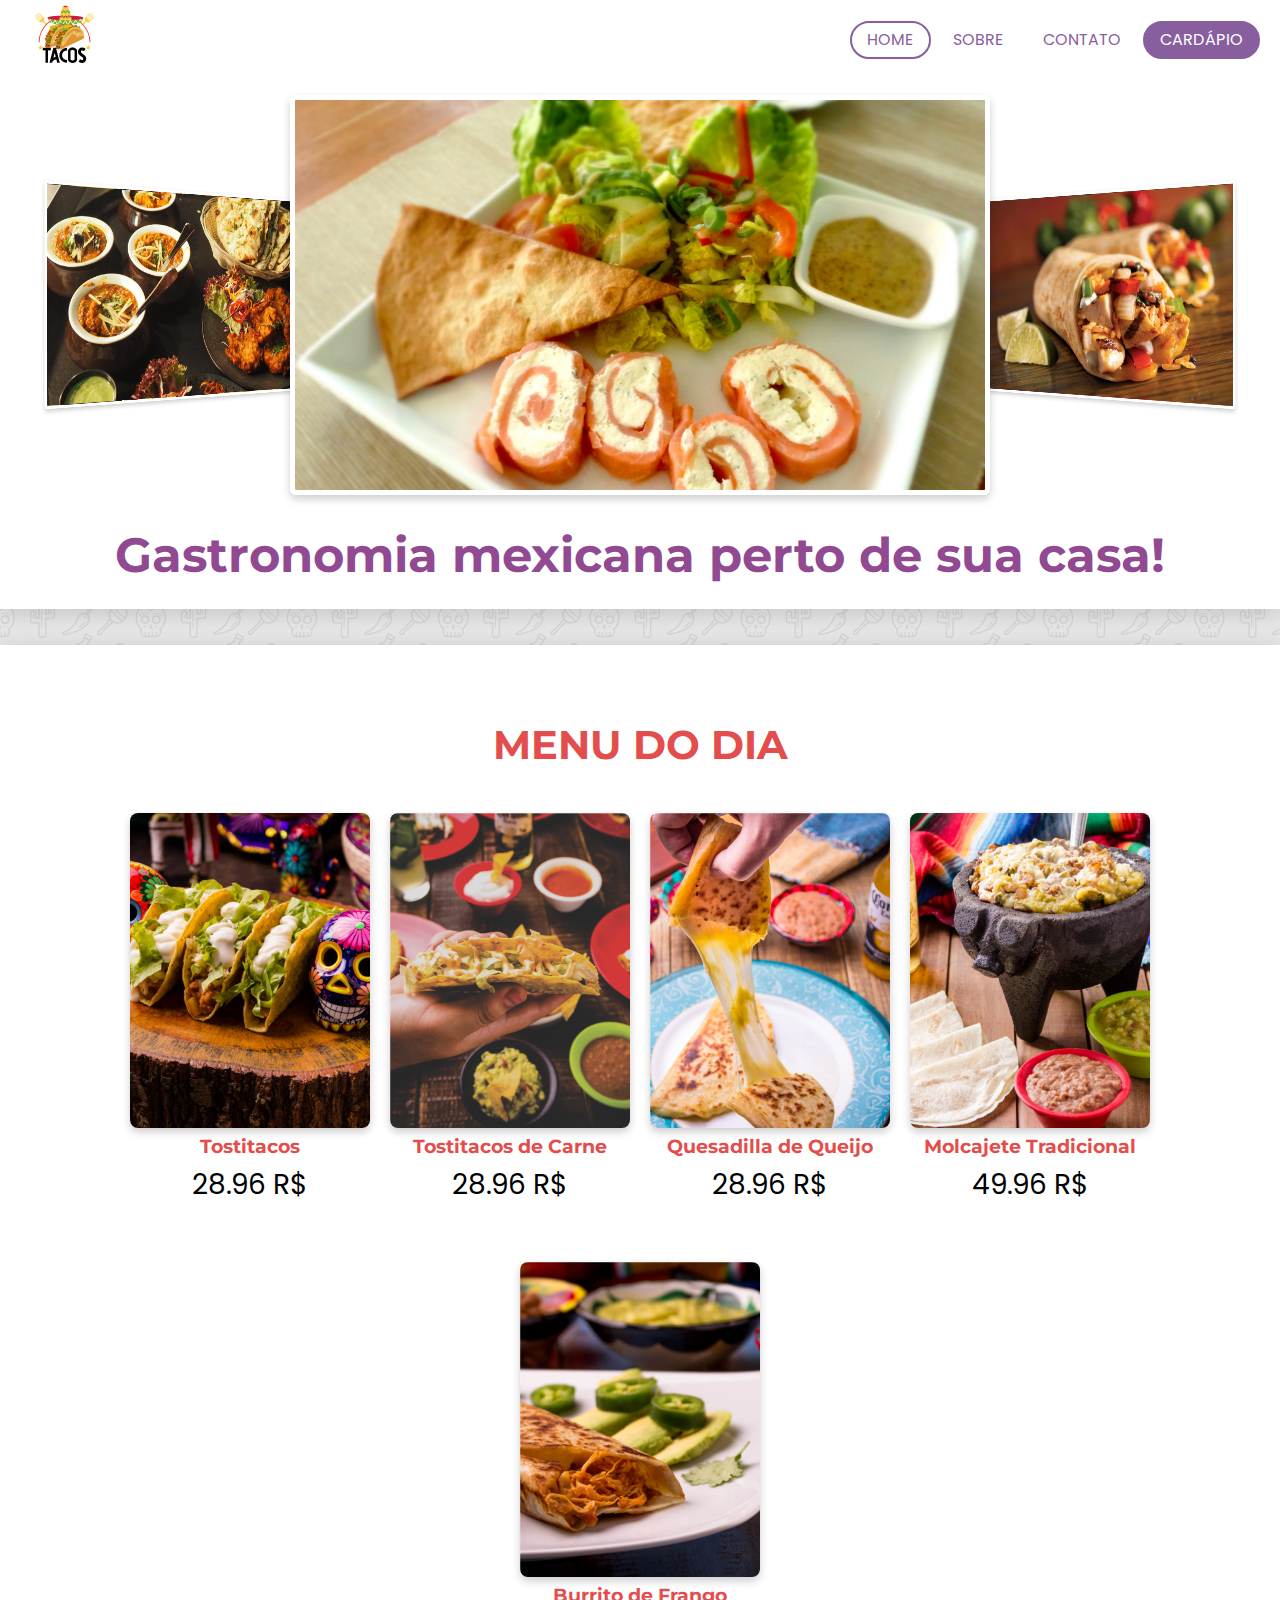
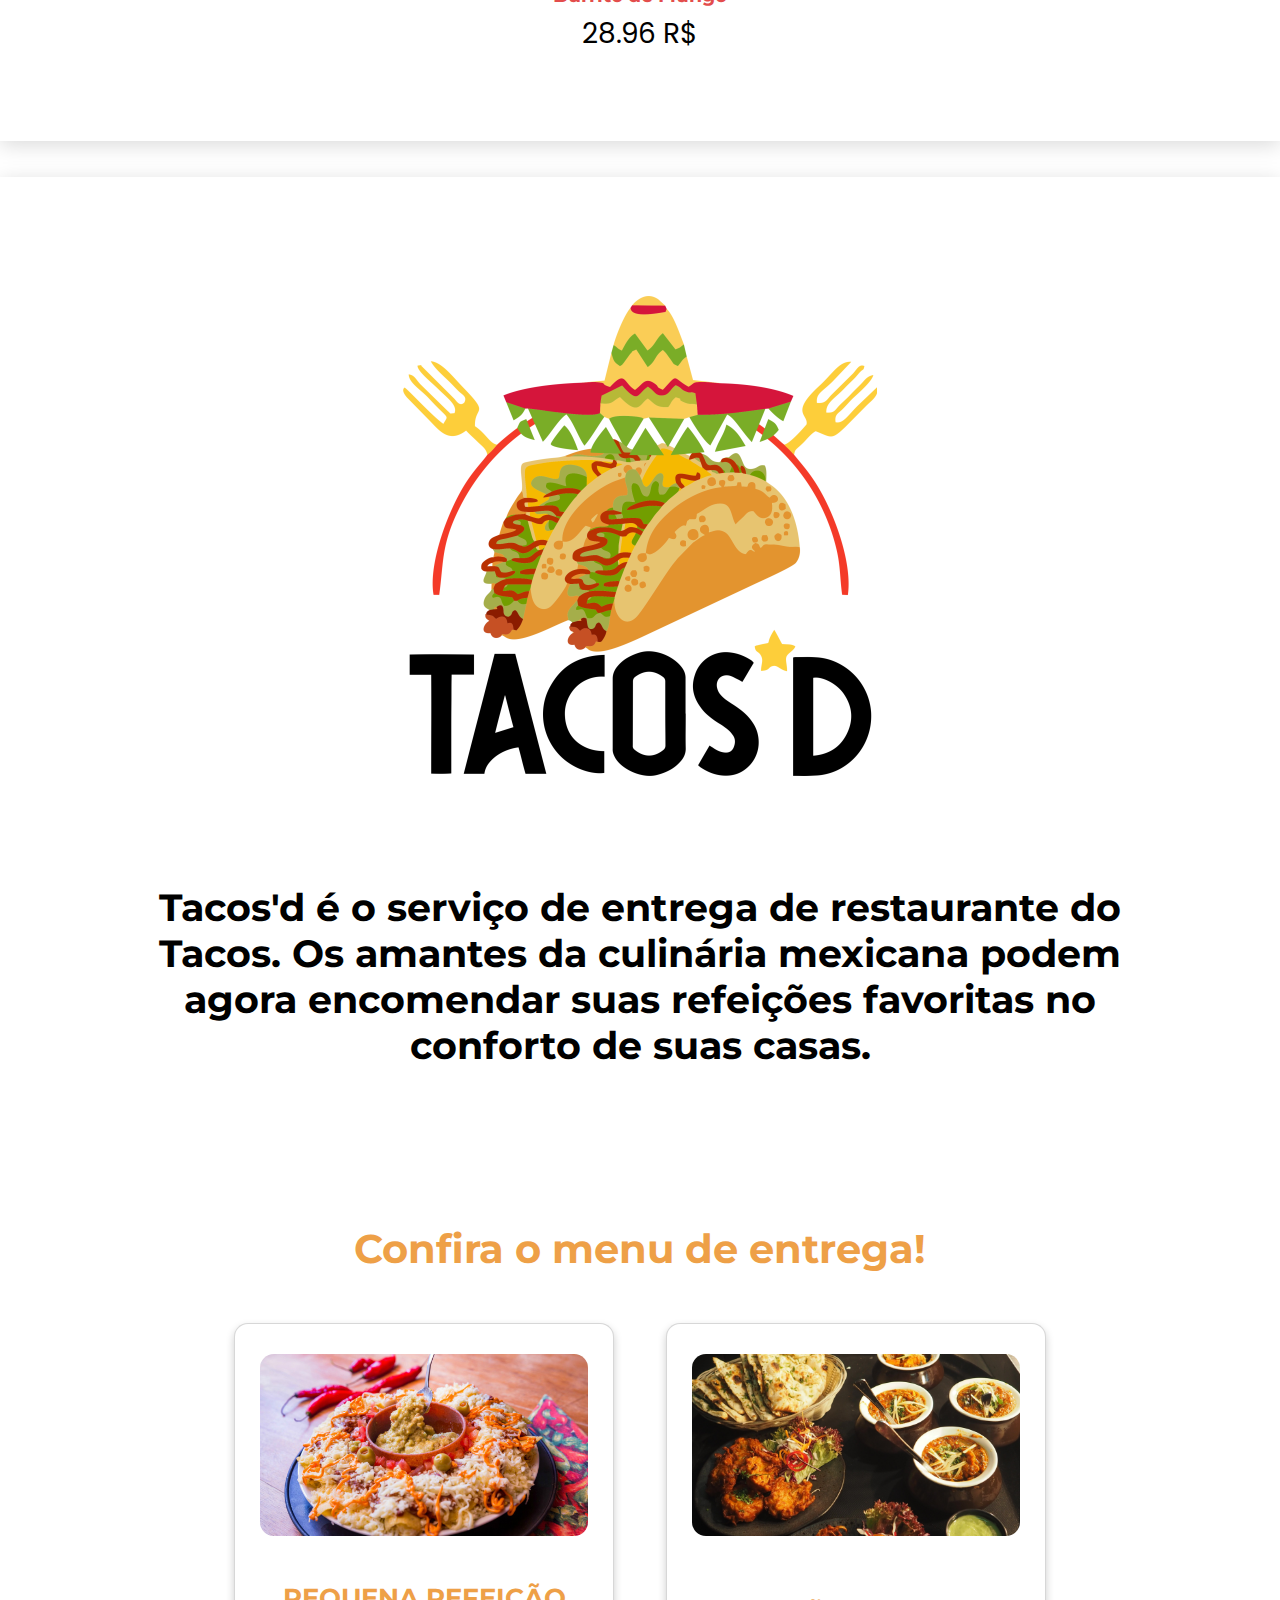
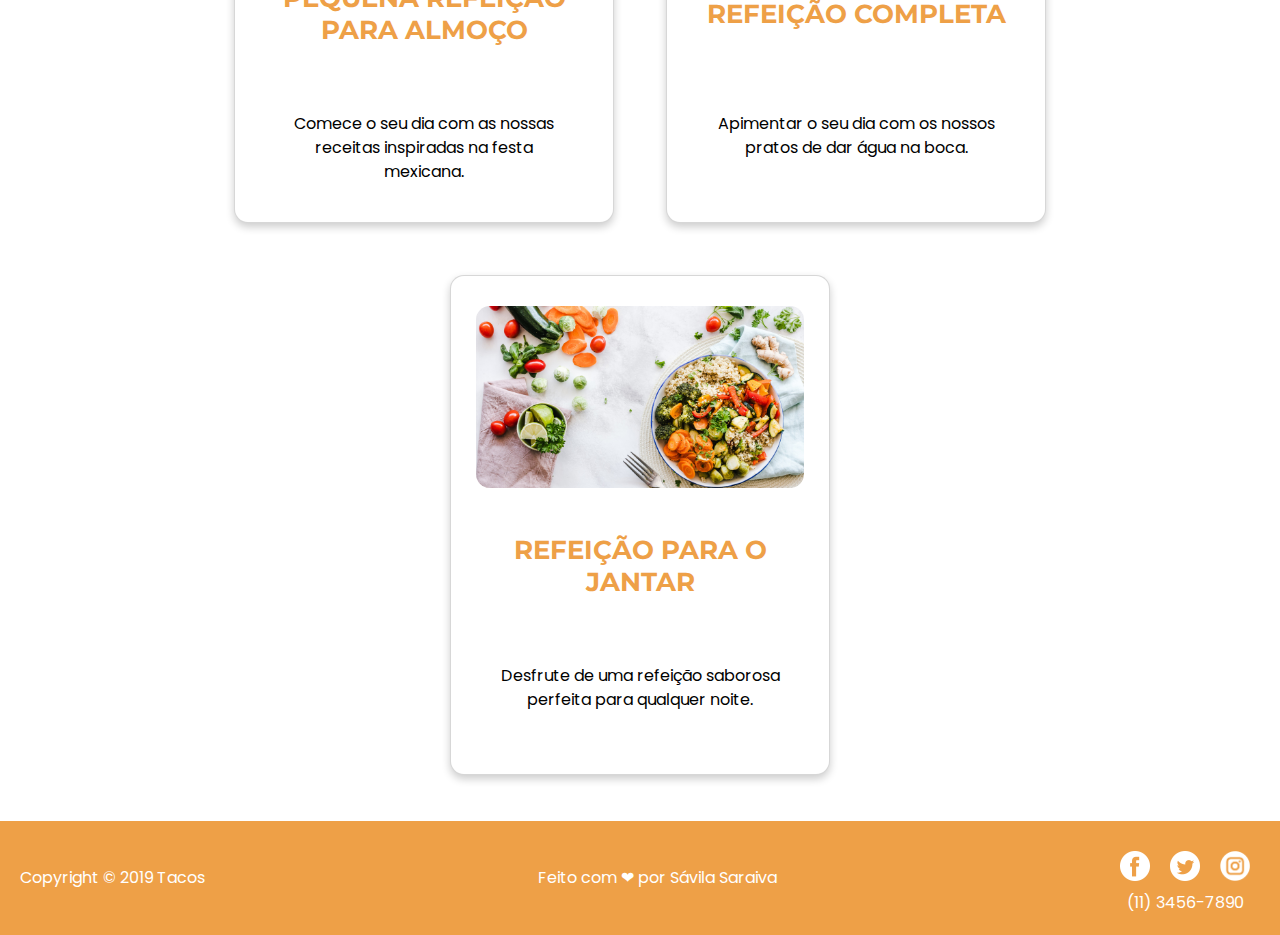
<file: index.html>
<!DOCTYPE html>
<html lang="pt-br">

  <head>
    <meta charset="utf-8" />
    <meta name="viewport" content="width=device-width, initial-scale=1.0" />
    <title>Tacos</title>
    <link href="css/main.css" rel="stylesheet" />
    <link href="css/slide.css" rel="stylesheet" />
  </head>

  <body>
    <div class="container-top">
      <header class="header">
        <h1 class="logo"><a class="btn-simple" href="index.html"><img src="img/logo_tacos_01_4_3.png"
              alt="logo_mexico"></a>
        </h1>
        <ul class="main-nav">
          <li><a class="btn-simple" id="home" href="index.html">Home</a></li>
          <li><a class="btn-simple" id="sobre" href="sobre.html">Sobre</a></li>
          <li><a class="btn-simple" id="contato" href="contato.html">Contato</a></li>
          <li><a class="btn-principal" id="menu" href="menu.html">Cardápio</a></li>
        </ul>
      </header>
      <figure class="icon-cards">
        <div class="icon-cards__content">
          <div class="icon-cards__item"></div>
          <div class="icon-cards__item"></div>
          <div class="icon-cards__item"></div>
        </div>
      </figure>
      <h1 class="textSlide purple">Gastronomia mexicana perto de sua casa!</h1>
    </div>
    <div class="container">
      <section class="column">
        <h1 class="titleMenu rose">MENU DO DIA</h1>
        <div class="ctn-2">
          <div class="card-gallery">
            <div class="img-over">
              <img src="img/dd_01_n.png" alt="Torticado">
              <div class="overlay">
                <p class="descript">Tortilla de milho crocante (taco shell) recheada com proteína de soja refogada com
                  cubinhos de berinjela e abobrinha, servido com alface e com ou sem sour cream.
                </p>
              </div>
            </div>
            <h4 class="name">Tostitacos</h4>
            <p class="price">28.96 R$</p>
          </div>
          <div class="card-gallery">
            <div class="img-over">
              <img src="img/dd_02_n.png" alt="Tostitacos de Carne">
              <div class="overlay">
                <p class="descript">Tortillas de milho crocante (formato shell) recheada com carne moída, bacon, cebola
                  e
                  milho verde, tudo isto é refogado e flambado na wok e por fim misturado com grãos de feijão preto.
                  Coberto com alface e
                  adereço especial de chipotle. Porção de três unidades acompanha porção pequena de nachos guacamole e
                  chilibeans.
                </p>
              </div>
            </div>
            <h4 class="name">Tostitacos de Carne</h4>
            <p class="price">28.96 R$</p>
          </div>
          <div class="card-gallery">
            <div class="img-over">
              <img src="img/dd_03_n.png" alt="Quesadilla de Queijo">
              <div class="overlay">
                <p class="descript">
                  Duas tortillas de trigo recheadas com queijo mussarela. Acompanha uma porção pequena
                  de nachos, guacamole e chillibeans.
                </p>
              </div>
            </div>
            <h4 class="name">Quesadilla de Queijo</h4>
            <p class="price">28.96 R$</p>
          </div>
          <div class="card-gallery">
            <div class="img-over">
              <img src="img/dd_04_n.png" alt="Molcajete Tradicional">
              <div class="overlay">
                <p class="descript">Cubinhos de alcatra e ﬁlé de frango grelhados com cebola, pimentão e queijo granado.
                  Tudo isto é servido
                  em uma pedra
                  vulcânica estupidamente quente. Acompanha seis tortillas de trigo, guacamole e frijoles refritos.
                  Porção
                  para 3 pessoas.
                </p>
              </div>
            </div>
            <h4 class="name">Molcajete Tradicional</h4>
            <p class="price">49.96 R$</p>
          </div>
          <div class="card-gallery">
            <div class="img-over">
              <img src="img/dd_05_n.png" alt="Burrito de Frango">
              <div class="overlay">
                <p class="descript">Tortilla de trigo (em formato wraps) recheada de pasta de feijão, queijo, frango
                  desﬁado
                  e temperado
                  levemente
                  apimentado. Acompanha uma porção pequena de nachos, guacamole e chillibeans.
                </p>
              </div>
            </div>
            <h4 class="name">Burrito de Frango</h4>
            <p class="price">28.96 R$</p>
          </div>
        </div>
      </section>
    </div>
    <div class="container-bottom">
      <section class="column">
        <div class="ctn-2">
          <img id="imgDelivery" src="img/logo_tacos_01_4_2.png" alt="Tacos Delivery">
          <h1 id="legendaDelivery">Tacos'd é o serviço de entrega de restaurante do Tacos.
            Os amantes da culinária mexicana podem agora encomendar
            suas refeições favoritas no conforto de suas casas.</h1>
        </div>
      </section>
      <section class="column">
        <h1 class="titleMenu orange">Confira o menu de entrega!</h1>
        <div class="ctn-2 gallery-photos">
          <div class="card-gallery-2">
            <div class="img-card-01"></div>
            <h4 class="title-gallery orange">PEQUENA REFEIÇÃO PARA ALMOÇO</h4>
            <p class="descript-3">
              Comece o seu dia com as nossas
              receitas inspiradas na festa
              mexicana.
            </p>
          </div>
          <div class="card-gallery-2">
            <div class="img-card-02"></div>
            <h4 class="title-gallery orange">REFEIÇÃO COMPLETA</h4>
            <p class="descript-3">
              Apimentar o seu dia com os nossos
              pratos de dar água na boca.
            </p>
          </div>
          <div class="card-gallery-2">
            <div class="img-card-03"></div>
            <h4 class="title-gallery orange">REFEIÇÃO PARA O JANTAR</h4>
            <p class="descript-3">
              Desfrute de uma refeição saborosa
              perfeita para qualquer noite.
            </p>
          </div>
        </div>
      </section>
      <div class="footer">
        <div>Copyright © 2019 Tacos</div>
        <div>Feito com ❤ por Sávila Saraiva</div>
        <div>
          <div class="social-media">
            <a href="#">
              <div class="icon-social-media face"></div>
            </a>
            <a href="#">
              <div class="icon-social-media insta"></div>
            </a>
            <a href="#">
              <div class="icon-social-media twitter"></div>
            </a>
          </div>
          <div>(11) 3456-7890</div>
        </div>
      </div>
    </div>
  </body>
  <script type="text/javascript" src="js/jquery-2.2.4.min.js"></script>
  <script type="text/javascript" src="js/main.js"></script>
  <script type="text/javascript">
    $(".main-nav a").removeClass("selected");
    $("#home").addClass("selected");
  </script>

</html>
</file>
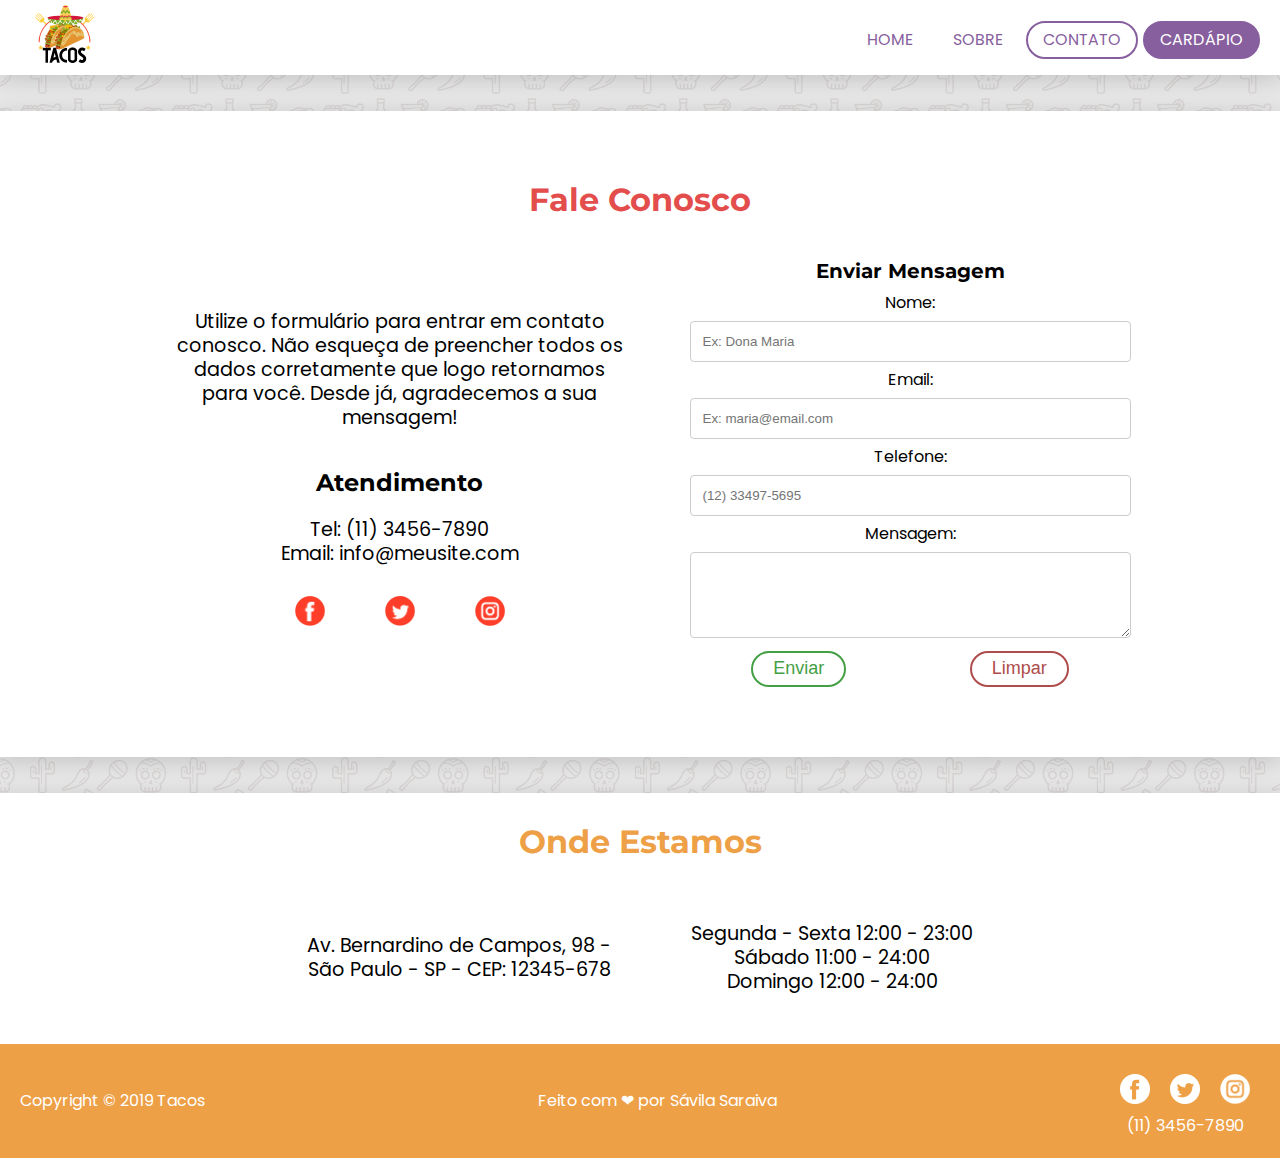
<file: contato.html>
<!DOCTYPE html>
<html lang="pt-br">

  <head>
    <meta charset="utf-8" />
    <meta name="viewport" content="width=device-width, initial-scale=1.0" />
    <title>Tacos</title>
    <link href="css/main.css" rel="stylesheet" />
    <link href="css/slide.css" rel="stylesheet" />
  </head>

  <body>
    <div class="container-top">
      <header class="header">
        <h1 class="logo"><a class="btn-simple" href="index.html"><img src="img/logo_tacos_01_4_3.png"
              alt="logo_mexico"></a>
        </h1>
        <ul class="main-nav">
          <li><a class="btn-simple" id="home" href="index.html">Home</a></li>
          <li><a class="btn-simple" id="sobre" href="sobre.html">Sobre</a></li>
          <li><a class="btn-simple" id="contato" href="contato.html">Contato</a></li>
          <li><a class="btn-principal" id="menu" href="menu.html">Cardápio</a></li>
        </ul>
      </header>
    </div>
    <div class="container">
      <section class="column">
        <h1 class="title-md rose">Fale Conosco</h1>
        <div class="ctn-2">
          <div>
            <div class="title-sm-1">
              <p>Utilize o formulário para entrar em contato conosco. Não esqueça de preencher todos os dados
                corretamente que
                logo retornamos para você. Desde já, agradecemos a sua mensagem!</p>
              <h1 class="title-sm">Atendimento</h1>
              Tel: (11) 3456-7890 <br>
              Email: info@meusite.com
              <div class="social-media">
                <a class="rc" href="#">
                  <div class="icon-social-media face-rose"></div>
                </a>
                <a class="rc" href="#">
                  <div class="icon-social-media insta-rose"></div>
                </a>
                <a class="rc" href="#">
                  <div class="icon-social-media twitter-rose"></div>
                </a>
              </div>
            </div>
          </div>
          <div>
            <form class="form">
              <h2>Enviar Mensagem</h2>
              Nome: <input type="text" name="nome" value="" placeholder="Ex: Dona Maria" /><br />
              Email: <input type="text" name="email" value="" placeholder="Ex: maria@email.com" /><br />
              Telefone: <input type="text" class="phone_ddd" name="telefone" placeholder="(12) 33497-5695"
                value="" /><br />
              Mensagem:<br />
              <textarea rows="4" cols="50"></textarea>
              <br />
              <div class="group-btn">
                <input class="btn success" type="button" value="Enviar" />
                <input class="btn danger" type="reset" value="Limpar" />
              </div>
            </form>
          </div>
        </div>
      </section>
    </div>
    <div class="container-bottom">
      <section class="column">
        <h1 class="title-md orange">Onde Estamos</h1>
        <div class="ctn-2">
          <div>
            <div class="title-sm-1">
              Av. Bernardino de Campos, 98 -<br>
              São Paulo - SP - CEP: 12345-678
            </div>
          </div>
          <div>
            <div class="title-sm-1">
              Segunda - Sexta 12:00 - 23:00<br>
              ​​Sábado 11:00 - 24:00<br>
              ​Domingo 12:00 - 24:00
            </div>
          </div>
        </div>
      </section>
      <div class="footer">
        <div>Copyright © 2019 Tacos</div>
        <div>Feito com ❤ por Sávila Saraiva</div>
        <div>         
          <div class="social-media">
            <a href="#">
              <div class="icon-social-media face"></div>
            </a>
            <a href="#">
              <div class="icon-social-media insta"></div>
            </a>
            <a href="#">
              <div class="icon-social-media twitter"></div>
            </a>
          </div>
          <div>(11) 3456-7890</div>
        </div>
      </div>
    </div>
  </body>
  <script type="text/javascript" src="js/jquery-2.2.4.min.js"></script>
  <script type="text/javascript" src="js/jquery.mask.js"></script>
  <script type="text/javascript" src="js/main.js"></script>
  <script type="text/javascript">
    $(".main-nav a").removeClass("selected");
    $("#contato").addClass("selected");
    $('.phone_ddd').mask('(00) 00000-0000');
  </script>

</html>
</file>
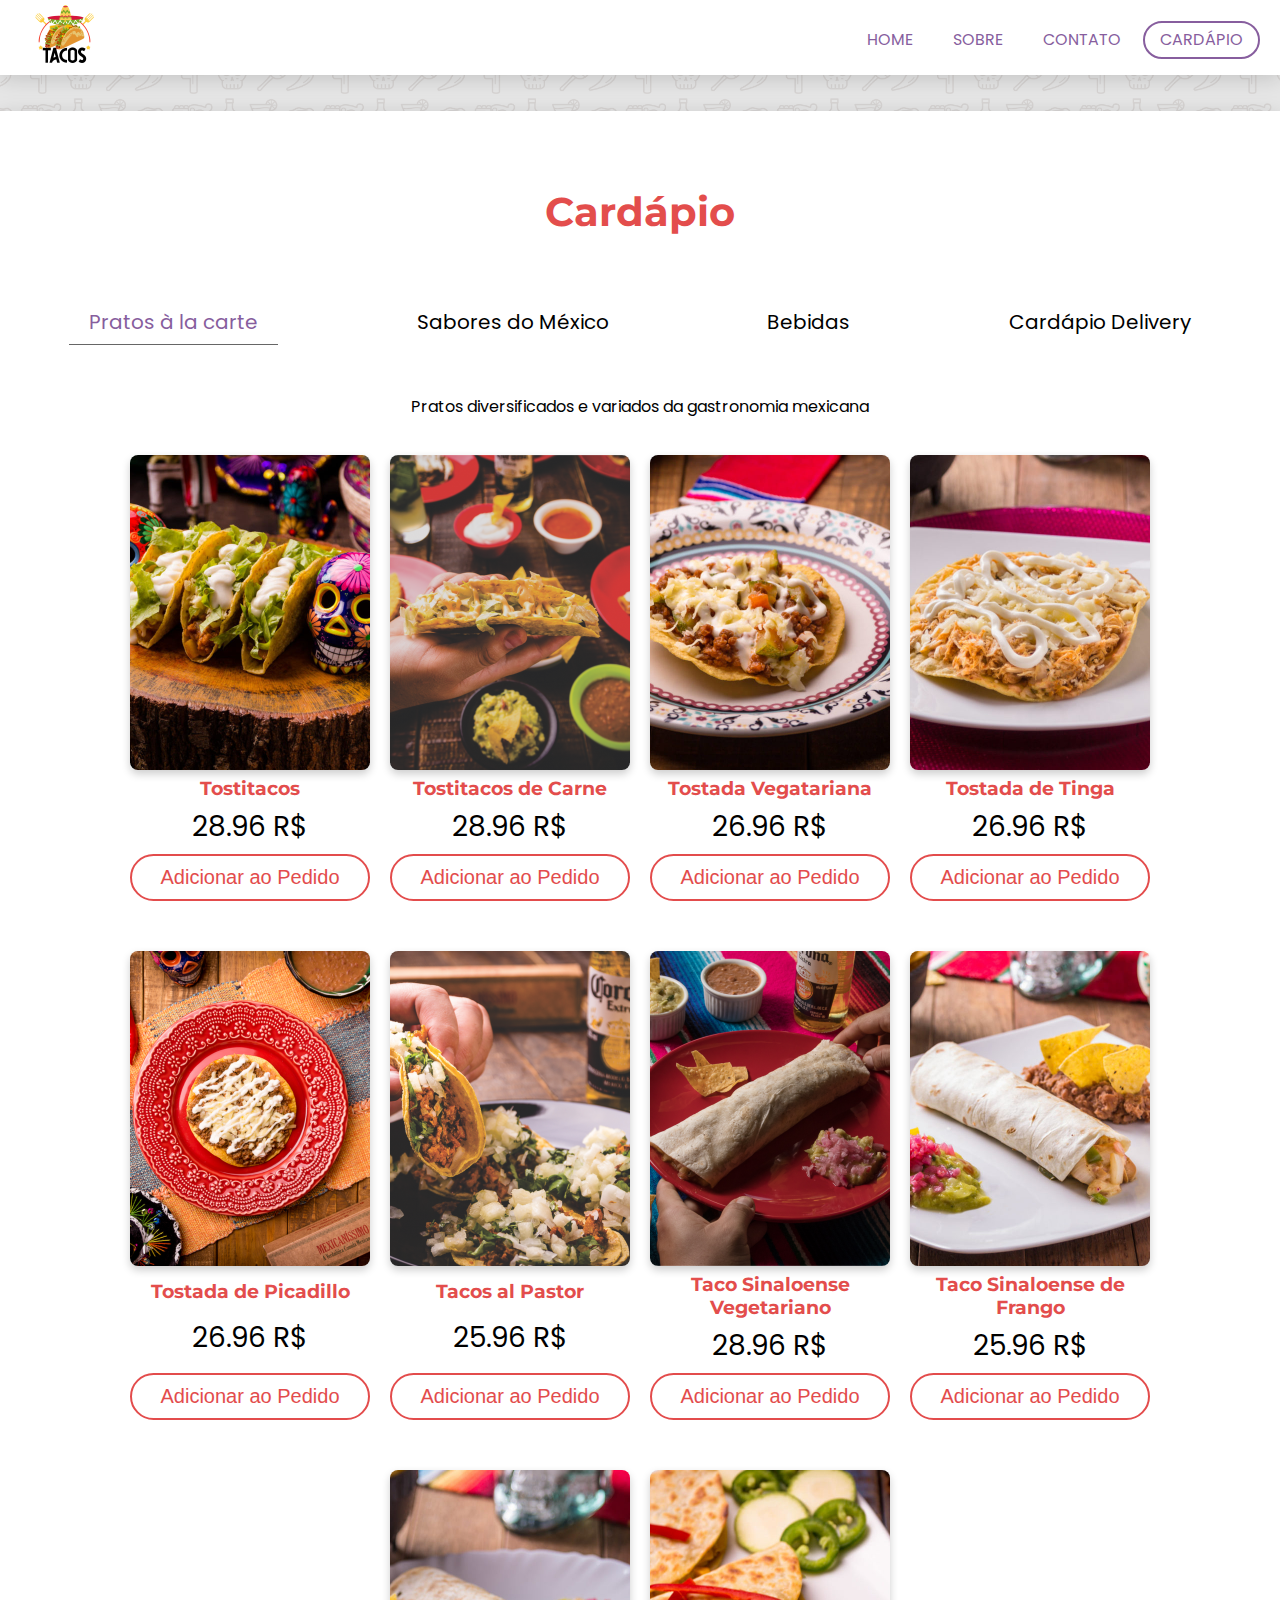
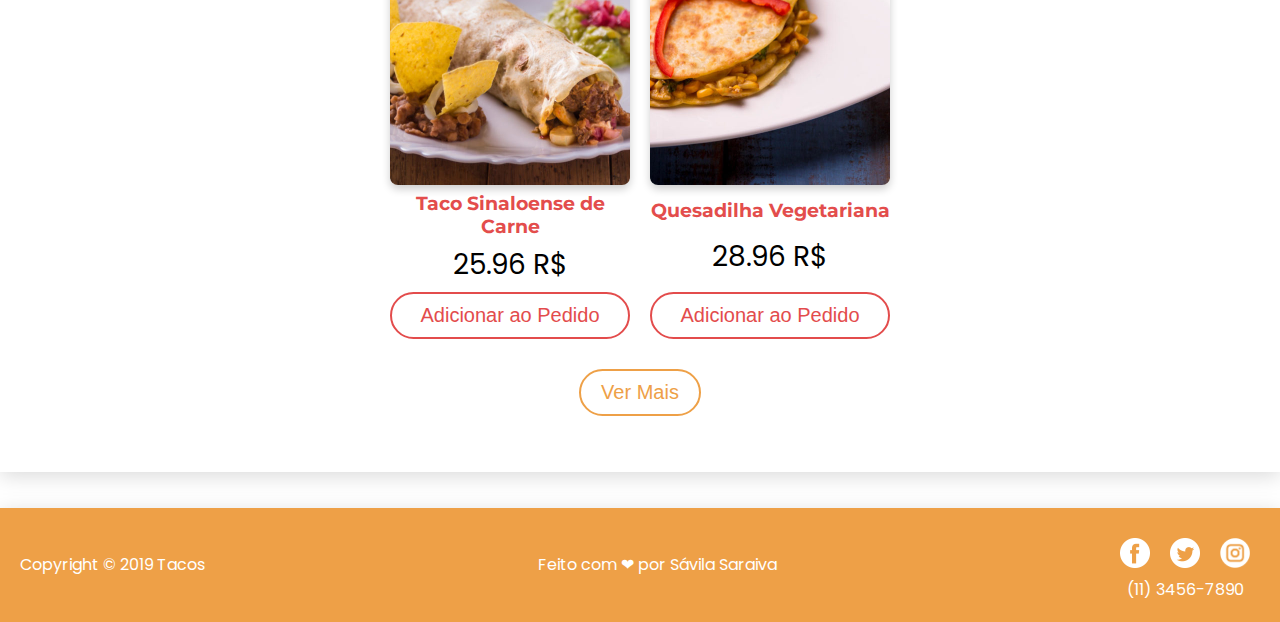
<file: menu.html>
<!DOCTYPE html>
<html lang="pt-br">

  <head>
    <meta charset="utf-8" />
    <meta name="viewport" content="width=device-width, initial-scale=1.0" />
    <title>Tacos</title>
    <link href="css/main.css" rel="stylesheet" />
    <link href="css/slide.css" rel="stylesheet" />
  </head>

  <body>
    <div class="container-top">
      <header class="header">
        <h1 class="logo"><a class="btn-simple" href="index.html"><img src="img/logo_tacos_01_4_3.png"
              alt="logo_mexico"></a>
        </h1>
        <ul class="main-nav">
          <li><a class="btn-simple" id="home" href="index.html">Home</a></li>
          <li><a class="btn-simple" id="sobre" href="sobre.html">Sobre</a></li>
          <li><a class="btn-simple" id="contato" href="contato.html">Contato</a></li>
          <li><a class="btn-principal" id="menu" href="menu.html">Cardápio</a></li>
        </ul>
      </header>
    </div>
    <div class="container">
      <section class="column">
        <h1 class="titleMenu rose">Cardápio</h1>
        <p class="title-md rose text-left"></p>
        <div class="tab">
          <a class="tablinks active" onclick="openPratos(event, 'pratosCarte')">Pratos à la carte</a>
          <a class="tablinks" onclick="openPratos(event, 'saboresMexico')">Sabores do México</a>
          <a class="tablinks" onclick="openPratos(event, 'bebidas')">Bebidas</a>
          <a class="tablinks" onclick="openPratos(event, 'delivery')">Cardápio Delivery</a>
        </div>
        <div id="pratosCarte" class="tabcontent">
          <p>Pratos diversificados e variados da gastronomia mexicana</p>
          <div class="ctn-2 gallery">
            <div class="card-gallery">
              <div class="img-over">
                <img src="img/p_img_01.png" alt="Torticado">
                <div class="overlay">
                  <p class="descript">Tortilla de milho crocante (taco shell) recheada com proteína de soja refogada
                    com
                    cubinhos de berinjela e abobrinha, servido com alface e com ou sem sour cream.
                  </p>
                </div>
              </div>
              <h4 class="name">Tostitacos</h4>
              <p class="price">28.96 R$</p>
              <button>Adicionar ao Pedido</button>
            </div>
            <div class="card-gallery">
              <div class="img-over">
                <img src="img/p_img_02.png" alt="Tostitacos de Carne">
                <div class="overlay">
                  <p class="descript">Tortillas de milho crocante (formato shell) recheada com carne moída, bacon,
                    cebola
                    e
                    milho verde, tudo isto é refogado e flambado na wok e por fim misturado com grãos de feijão preto.
                    Coberto com alface e
                    adereço especial de chipotle. Porção de três unidades acompanha porção pequena de nachos guacamole
                    e
                    chilibeans.
                  </p>
                </div>
              </div>
              <h4 class="name">Tostitacos de Carne</h4>
              <p class="price">28.96 R$</p>
              <button>Adicionar ao Pedido</button>
            </div>
            <div class="card-gallery">
              <div class="img-over">
                <img src="img/p_img_03.png" alt="Tostada Vegatariana">
                <div class="overlay">
                  <p class="descript">
                    Tortilla de milho em formato redondo, recheada com uma leve camada de pasta de feijão, picadillo de
                    proteína de soja,
                    temperada e refogada com especiarias, molho de tomate natural, abobrinha e cenoura em cubinhos
                    levemente picantes.
                  </p>
                </div>
              </div>
              <h4 class="name">Tostada Vegatariana</h4>
              <p class="price">26.96 R$</p>
              <button>Adicionar ao Pedido</button>
            </div>
            <div class="card-gallery">
              <div class="img-over">
                <img src="img/p_img_04.png" alt="Tostada de Tinga">
                <div class="overlay">
                  <p class="descript">Tortilla de milho em formato redondo, com uma leve camada de pasta de feijão e
                    cobertas de tinga (frango desﬁado com
                    cebola temperado com chipotle) creme de leite e queijo.
                  </p>
                </div>
              </div>
              <h4 class="name">Tostada de Tinga</h4>
              <p class="price">26.96 R$</p>
              <button>Adicionar ao Pedido</button>
            </div>
            <div class="card-gallery">
              <div class="img-over">
                <img src="img/p_img_05.png" alt="Tostada de Picadillo">
                <div class="overlay">
                  <p class="descript">
                    Tortilla de milho em formato redondo, com uma leve camada de pasta de feijão e cobertas com
                    picadillo (carne moída,
                    tomate batata em pedaços levemente apimentada) creme leite e queijo.
                  </p>
                </div>
              </div>
              <h4 class="name">Tostada de Picadillo</h4>
              <p class="price">26.96 R$</p>
              <button>Adicionar ao Pedido</button>
            </div>
            <div class="card-gallery">
              <div class="img-over">
                <img src="img/p_img_06.png" alt="Tacos al Pastor">
                <div class="overlay">
                  <p class="descript">
                    Filetes de lombo suíno previamente marinados com especiarias mexicanas, assado ao calor das brasas
                    lentamente no espeto
                    na posição vertical e servido em tortillas de milho, cobertos com uma porção leve de coentro, cebola
                    e abacaxi. Porção
                    de quatro unidades.
                  </p>
                </div>
              </div>
              <h4 class="name">Tacos al Pastor</h4>
              <p class="price">25.96 R$</p>
              <button>Adicionar ao Pedido</button>
            </div>
            <div class="card-gallery">
              <div class="img-over">
                <img src="img/p_img_07.png" alt="Taco Sinaloense Vegetariano">
                <div class="overlay">
                  <p class="descript">
                    Tortilla de trigo recheada com Tomate, champignon, cebola, coentro e cebola roxa temperada.
                  </p>
                </div>
              </div>
              <h4 class="name">Taco Sinaloense Vegetariano</h4>
              <p class="price">28.96 R$</p>
              <button>Adicionar ao Pedido</button>
            </div>
            <div class="card-gallery">
              <div class="img-over">
                <img src="img/p_img_08.png" alt="Taco Sinaloense de Frango">
                <div class="overlay">
                  <p class="descript">
                    Tortilla de trigo recheada com frango, queijo, champignon e cebola roxa temperada. Acompanha uma
                    porção pequena de
                    nachos, guacamole e chillibeans.
                  </p>
                </div>
              </div>
              <h4 class="name">Taco Sinaloense de Frango</h4>
              <p class="price">25.96 R$</p>
              <button>Adicionar ao Pedido</button>
            </div>
            <div class="card-gallery">
              <div class="img-over">
                <img src="img/p_img_09.png" alt="Taco Sinaloense de Carne">
                <div class="overlay">
                  <p class="descript">
                    Tortilla de trigo recheada com ﬁlé de carne bovina, queijo, champignon e cebola roxa temperada.
                    Acompanha uma porção
                    pequena de nachos, guacamole e chillibeans.
                  </p>
                </div>
              </div>
              <h4 class="name">Taco Sinaloense de Carne</h4>
              <p class="price">25.96 R$</p>
              <button>Adicionar ao Pedido</button>
            </div>
            <div class="card-gallery">
              <div class="img-over">
                <img src="img/p_img_10.png" alt="Quesadilha Vegetariana">
                <div class="overlay">
                  <p class="descript">
                    Duas tortillas de trigo recheadas com queijo mussarela, cogumelo, coentro e milho. Acompanha uma
                    porção pequena de
                    nachos, guacamole e chillibeans.
                  </p>
                </div>
              </div>
              <h4 class="name">Quesadilha Vegetariana</h4>
              <p class="price">28.96 R$</p>
              <button>Adicionar ao Pedido</button>
            </div>
          </div>
          <div class="accordion">
            <div class="ctn-2 gallery">
              <div class="card-gallery">
                <div class="img-over">
                  <img src="img/p_img_11.png" alt="Quesadilha de Queijo">
                  <div class="overlay">
                    <p class="descript">
                      Duas tortillas de trigo recheadas com queijo mussarela. Acompanha uma porção pequena de nachos,
                      guacamole e chillibeans.
                    </p>
                  </div>
                </div>
                <h4 class="name">Quesadilha de Queijo</h4>
                <p class="price">28.96 R$</p>
                <button>Adicionar ao Pedido</button>
              </div>
              <div class="card-gallery">
                <div class="img-over">
                  <img src="img/p_img_12.png" alt="Quesadilha de Frango">
                  <div class="overlay">
                    <p class="descript">
                      Duas tortillas de trigo recheadas com queijo e frango desﬁado temperado. Acompanha uma porção
                      pequena de nachos,
                      guacamole e chillibeans.
                    </p>
                  </div>
                </div>
                <h4 class="name">Quesadilha de Frango</h4>
                <p class="price">28.96 R$</p>
                <button>Adicionar ao Pedido</button>
              </div>
              <div class="card-gallery">
                <div class="img-over">
                  <img src="img/p_img_13.png" alt="Quesadilla de Carne">
                  <div class="overlay">
                    <p class="descript">
                      Duas tortillas de trigo recheadas com queijo e carne bovina desﬁada e temperada. Acompanha uma
                      porção pequena de nachos,
                      guacamole e chillibeans.
                    </p>
                  </div>
                </div>
                <h4 class="name">Quesadilla de Carne</h4>
                <p class="price">28.96 R$</p>
                <button>Adicionar ao Pedido</button>
              </div>
              <div class="card-gallery">
                <div class="img-over">
                  <img src="img/p_img_14.png" alt="Nachos">
                  <div class="overlay">
                    <p class="descript">
                      Salgadinhos crocantes feitos de milho em formato triangular. Acompanha guacamole (molho feito com
                      abacate) e frijoles
                      refritos (feijão amassado temperado com pimenta e calabresa defumada).
                    </p>
                  </div>
                </div>
                <h4 class="name">Nachos</h4>
                <p class="price">28.96 R$</p>
                <button>Adicionar ao Pedido</button>
              </div>
              <div class="card-gallery">
                <div class="img-over">
                  <img src="img/p_img_15.png" alt="Molcajete Vegetariano">
                  <div class="overlay">
                    <p class="descript">T
                      Shitake fatiado com cebola, pimentão vermelho, cubinhos de abobrinha e palmito grelhados com o
                      tempero da casa, servido
                      em uma pedra vulcânica estupidamente quente. Acompanha seis tortillas de trigo ou milho. *Opção
                      com queijo e sem queijo.
                    </p>
                  </div>
                </div>
                <h4 class="name">Molcajete Vegetariano</h4>
                <p class="price">49.96 R$</p>
                <button>Adicionar ao Pedido</button>
              </div>
              <div class="card-gallery">
                <div class="img-over">
                  <img src="img/p_img_16.png" alt="Molcajete Tradicional">
                  <div class="overlay">
                    <p class="descript">
                      Cubinhos de alcatra e ﬁlé de frango grelhados com cebola, pimentão e queijo granado. Tudo isto é
                      servido em uma pedra
                      vulcânica estupidamente quente. Acompanha seis tortillas de trigo, guacamole e frijoles refritos.
                      Porção para 3 pessoas.
                    </p>
                  </div>
                </div>
                <h4 class="name">Molcajete Tradicional</h4>
                <p class="price">49.96 R$</p>
                <button>Adicionar ao Pedido</button>
              </div>
              <div class="card-gallery">
                <div class="img-over">
                  <img src="img/p_img_17.png" alt="Flautas">
                  <div class="overlay">
                    <p class="descript">
                      Tortilla de milho crocante enrolada e recheada de frango desﬁado temperado, com cobertura de creme
                      de leite, guacamole e
                      queijo. Acompanha uma porção extra pequena de nachos, guacamole e chillibeans.
                    </p>
                  </div>
                </div>
                <h4 class="name">Flautas</h4>
                <p class="price">28.96 R$</p>
                <button>Adicionar ao Pedido</button>
              </div>
              <div class="card-gallery">
                <div class="img-over">
                  <img src="img/p_img_18.png" alt="Flautas de Papa">
                  <div class="overlay">
                    <p class="descript">
                      Tortilha de milho crocante enrolada e recheada com batata amassada, temperada com cheiro verde,
                      cebola e lascas de
                      azeitona . *Opção com cobertura de sour cream e queijo.
                    </p>
                  </div>
                </div>
                <h4 class="name">Flautas de Papa</h4>
                <p class="price">28.96 R$</p>
                <button>Adicionar ao Pedido</button>
              </div>
              <div class="card-gallery">
                <div class="img-over">
                  <img src="img/p_img_19.png" alt="Enchilada">
                  <div class="overlay">
                    <p class="descript">
                      Três tortillas recheadas com frango, coberta com molho verde (tomate verde e jalapeños), creme de
                      leite, cebola, queijo
                      e gergelim. Acompanha uma porção pequena de nachos, guacamole e chillibeans.
                    </p>
                  </div>
                </div>
                <h4 class="name">Enchilada</h4>
                <p class="price">15.96 R$</p>
                <button>Adicionar ao Pedido</button>
              </div>
              <div class="card-gallery">
                <div class="img-over">
                  <img src="img/p_img_20.png" alt="Burrito Vegetariano">
                  <div class="overlay">
                    <p class="descript">
                      Tortilla de trigo (em formato wraps) recheada de pasta de feijão, queijo, tomate, cebola e
                      pimentão. Acompanha uma
                      porção pequena de nachos, guacamole e chillibeans.
                    </p>
                  </div>
                </div>
                <h4 class="name">Burrito Vegetariano</h4>
                <p class="price">28.96 R$</p>
                <button>Adicionar ao Pedido</button>
              </div>
              <div class="card-gallery">
                <div class="img-over">
                  <img src="img/p_img_21.png" alt="Burrito de Shimeji">
                  <div class="overlay">
                    <p class="descript">
                      Tortilla de trigo em formato wraps recheada com shimeji fatiado e cebola roxa temperada, com um
                      leve toque de shoyo e
                      tempero da casa. *Opção com queijo e sem queijo.
                    </p>
                  </div>
                </div>
                <h4 class="name">Burrito de Shimeji</h4>
                <p class="price">28.96 R$</p>
                <button>Adicionar ao Pedido</button>
              </div>
              <div class="card-gallery">
                <div class="img-over">
                  <img src="img/p_img_22.png" alt="Burrito de Frango">
                  <div class="overlay">
                    <p class="descript">
                      Tortilla de trigo (em formato wraps) recheada de pasta de feijão, queijo, frango desﬁado e
                      temperado levemente
                      apimentado. Acompanha uma porção pequena de nachos, guacamole e chillibeans.
                    </p>
                  </div>
                </div>
                <h4 class="name">Burrito de Frango</h4>
                <p class="price">28.96 R$</p>
                <button>Adicionar ao Pedido</button>
              </div>
              <div class="card-gallery">
                <div class="img-over">
                  <img src="img/p_img_23.png" alt="Burrito de Carne">
                  <div class="overlay">
                    <p class="descript">
                      Tortilla de trigo (em formato wraps) recheada de pasta de feijão, queijo, carne bovina desﬁada e
                      temperada. Acompanha
                      uma porção pequena de nachos, guacamole e chillibeans.
                    </p>
                  </div>
                </div>
                <h4 class="name">Burrito de Carne</h4>
                <p class="price">28.96 R$</p>
                <button>Adicionar ao Pedido</button>
              </div>
            </div>
          </div>
          <button data-text-swap="Ver Menos" class="accordion">Ver Mais</button>
        </div>
        <div id="saboresMexico" class="tabcontent">
          <p>Igredientes típicos da iguaria mexicana</p>
          <div class="ctn-2 gallery">
            <div class="card-gallery">
              <div class="img-over">
                <img src="img/p_img_24.png" alt="Tlacoyos de Gringa">
                <div class="overlay">
                  <p class="descript">
                    Massa de milho crocante, recheada com feijão temperado, coberto com guacamole, carne al pastor,
                    queijo gratinado,
                    pedacinhos de abacaxi grelhado, cebola roxa temperada e uma pitada de coentro.
                  </p>
                </div>
              </div>
              <h4 class="name">Tlacoyos de Gringa</h4>
              <p class="price">28.96 R$</p>
              <button>Adicionar ao Pedido</button>
            </div>
            <div class="card-gallery">
              <div class="img-over">
                <img src="img/p_img_25.png" alt="Tlacoyo de Bistec">
                <div class="overlay">
                  <p class="descript">
                    Massa de milho crocante, recheada com feijão temperado, coberto com guacamole, pedacinhos de alcatra
                    grelhada, queijo
                    gratinado, cebola roxa temperada, creme de leite e uma pitada de coentro.
                  </p>
                </div>
              </div>
              <h4 class="name">Tlacoyo de Bistec</h4>
              <p class="price">28.96 R$</p>
              <button>Adicionar ao Pedido</button>
            </div>
            <div class="card-gallery">
              <div class="img-over">
                <img src="img/p_img_26.png" alt="Taco de Chicharrón en salsa verde">
                <div class="overlay">
                  <p class="descript">
                    Pururucas de suíno ao molho de pimenta jalapeño, Porção de 2 unidades. Acompanha uma porção extra
                    pequena de nachos,
                    guacamole e chillibeans.
                  </p>
                </div>
              </div>
              <h4 class="name">Taco de Chicharrón en salsa verde</h4>
              <p class="price">28.96 R$</p>
              <button>Adicionar ao Pedido</button>
            </div>
            <div class="card-gallery">
              <div class="img-over">
                <img src="img/p_img_27.png" alt="Taco de Carnitas">
                <div class="overlay">
                  <p class="descript">
                    Carne suína preparada e maturada por 4 horas, cozida num tacho de cobre do jeito “michoacano”,
                    acompanhado de cebola,
                    coentro e molho de pimenta. Acompanha uma porção pequena de nachos, guacamole e chillibeans.
                  </p>
                </div>
              </div>
              <h4 class="name">Taco de Carnitas</h4>
              <p class="price">28.96 R$</p>
              <button>Adicionar ao Pedido</button>
            </div>
            <div class="card-gallery">
              <div class="img-over">
                <img src="img/p_img_28.png" alt="Taco de Bistec sem queijo">
                <div class="overlay">
                  <p class="descript">
                    Tortillas pequenas de milho, recheadas com pedacinhos de carne bovina, cebola roxa temperada e
                    coentro. Porção de quatro
                    unidades. Acompanhamentos: limão, guacamole (porcão pequena) ou salsa mexicana (porcão pequena).
                  </p>
                </div>
              </div>
              <h4 class="name">Taco de Bistec sem queijo</h4>
              <p class="price">28.96 R$</p>
              <button>Adicionar ao Pedido</button>
            </div>
            <div class="card-gallery">
              <div class="img-over">
                <img src="img/p_img_29.png" alt="Taco de Bistec com queijo">
                <div class="overlay">
                  <p class="descript">
                    Tortillas pequenas de milho, recheadas com pedacinhos de carne bovina, queijo granado, cebola roxa
                    temperada e coentro.
                    Porção de quatro unidades. Acompanhamentos: limão, guacamole (porcão pequena) ou salsa mexicana
                    (porção pequena).
                  </p>
                </div>
              </div>
              <h4 class="name">Taco de Bistec com queijo</h4>
              <p class="price">28.96 R$</p>
              <button>Adicionar ao Pedido</button>
            </div>
            <div class="card-gallery">
              <div class="img-over">
                <img src="img/p_img_30.png" alt="Enchiladas de Mole Oaxaqueño">
                <div class="overlay">
                  <p class="descript">
                    Tortillas de milho recheadas de frango desﬁado, cobertas de mole oaxaqueño, creme de leite, gergelim
                    e queijo.
                  </p>
                </div>
              </div>
              <h4 class="name">Enchiladas de Mole Oaxaqueño</h4>
              <p class="price">29.96 R$</p>
              <button>Adicionar ao Pedido</button>
            </div>
            <div class="card-gallery">
              <div class="img-over">
                <img src="img/p_img_31.png" alt="Caldo Tlalpeño">
                <div class="overlay">
                  <p class="descript">
                    Caldo de frango com legumes, pimenta chipotle, queijo, cebola e coentro.
                  </p>
                </div>
              </div>
              <h4 class="name">Caldo Tlalpeño</h4>
              <p class="price">26.96 R$</p>
              <button>Adicionar ao Pedido</button>
            </div>
          </div>
        </div>
        <div id="bebidas" class="tabcontent">
          <p>Divirta-se e refreque-se</p>
          <div class="ctn-2 gallery">
            <div class="card-gallery">
              <div class="img-over">
                <img src="img/p_img_32.png" alt="Paloma Blanca">
              </div>
              <h4 class="name">Paloma Blanca</h4>
              <p class="price">24.96 R$</p>
              <button>Adicionar ao Pedido</button>
            </div>
            <div class="card-gallery">
              <div class="img-over">
                <img src="img/p_img_33.png" alt="Mojito">
              </div>
              <h4 class="name">Mojito</h4>
              <p class="price">16.00 R$</p>
              <button>Adicionar ao Pedido</button>
            </div>
            <div class="card-gallery">
              <div class="img-over">
                <img src="img/p_img_34.png" alt="Michelada Cubana">
              </div>
              <h4 class="name">Michelada Cubana</h4>
              <p class="price">16.00 R$</p>
              <button>Adicionar ao Pedido</button>
            </div>
            <div class="card-gallery">
              <div class="img-over">
                <img src="img/p_img_35.png" alt="Michelada Clássica">
              </div>
              <h4 class="name">Michelada Clássica</h4>
              <p class="price">15.00 R$</p>
              <button>Adicionar ao Pedido</button>
            </div>
            <div class="card-gallery">
              <div class="img-over">
                <img src="img/p_img_36.png" alt="Matador">
              </div>
              <h4 class="name">Matador</h4>
              <p class="price">25.96 R$</p>
              <button>Adicionar ao Pedido</button>
            </div>
            <div class="card-gallery">
              <div class="img-over">
                <img src="img/p_img_37.png" alt="Margarita Tradicional">
              </div>
              <h4 class="name">Margarita Tradicional</h4>
              <p class="price">27.96 R$</p>
              <button>Adicionar ao Pedido</button>
            </div>
            <div class="card-gallery">
              <div class="img-over">
                <img src="img/p_img_38.png" alt="Margarita Cuervo Frozen">
              </div>
              <h4 class="name">Margarita Cuervo Frozen</h4>
              <p class="price">25.96 R$</p>
              <button>Adicionar ao Pedido</button>
            </div>
            <div class="card-gallery">
              <div class="img-over">
                <img src="img/p_img_39.png" alt="José Cuervo Sunrise">
              </div>
              <h4 class="name">José Cuervo Sunrise</h4>
              <p class="price">25.96 R$</p>
              <button>Adicionar ao Pedido</button>
            </div>
            <div class="card-gallery">
              <div class="img-over">
                <img src="img/p_img_40.png" alt="Helado Borracho">
              </div>
              <h4 class="name">Helado Borracho</h4>
              <p class="price">25.96 R$</p>
              <button>Adicionar ao Pedido</button>
            </div>
            <div class="card-gallery">
              <div class="img-over">
                <img src="img/p_img_41.png" alt="Charro Negro">
              </div>
              <h4 class="name">Charro Negro</h4>
              <p class="price">25.96 R$</p>
              <button>Adicionar ao Pedido</button>
            </div>
          </div>
          <div class="accordion">
            <div class="ctn-2 gallery">
              <div class="card-gallery">
                <div class="img-over">
                  <img src="img/p_img_42.png" alt="Cerveja Long Neck Corona">
                </div>
                <h4 class="name">Cerveja Long Neck Corona</h4>
                <p class="price">13.00 R$</p>
                <button>Adicionar ao Pedido</button>
              </div>
              <div class="card-gallery">
                <div class="img-over">
                  <img src="img/p_img_43.png" alt="Água de Tamarindo">
                </div>
                <h4 class="name">Água de Tamarindo</h4>
                <p class="price">15.96 R$</p>
                <button>Adicionar ao Pedido</button>
              </div>
              <div class="card-gallery">
                <div class="img-over">
                  <img src="img/p_img_44.png" alt="Água de Jamaica">
                </div>
                <h4 class="name">Água de Jamaica</h4>
                <p class="price">15.96 R$</p>
                <button>Adicionar ao Pedido</button>
              </div>
            </div>
          </div>
          <button data-text-swap="Ver Menos" class="accordion">Ver Mais</button>
        </div>
        <div id="delivery" class="tabcontent">
          <p>Confira o carpádio para entrega rápida</p>
          <div class="ctn-2 gallery">
            <div class="card-gallery">
              <div class="img-over">
                <img src="img/p_img_06.png" alt="Tacos al Pastor">
                <div class="overlay">
                  <p class="descript">
                    Filetes de lombo suíno previamente marinados com especiarias mexicanas, assado ao calor das brasas
                    lentamente no espeto
                    na posição vertical e servido em tortillas de milho, cobertos com uma porção leve de coentro, cebola
                    e abacaxi. Porção
                    de quatro unidades.
                  </p>
                </div>
              </div>
              <h4 class="name">Tacos al Pastor</h4>
              <p class="price">25.96 R$</p>
              <button>Adicionar ao Pedido</button>
            </div>
            <div class="card-gallery">
              <div class="img-over">
                <img src="img/p_img_08.png" alt="Taco Sinaloense de Frango">
                <div class="overlay">
                  <p class="descript">
                    Tortilla de trigo recheada com frango, queijo, champignon e cebola roxa temperada. Acompanha uma
                    porção pequena de
                    nachos, guacamole e chillibeans.
                  </p>
                </div>
              </div>
              <h4 class="name">Taco Sinaloense de Frango</h4>
              <p class="price">25.96 R$</p>
              <button>Adicionar ao Pedido</button>
            </div>
            <div class="card-gallery">
              <div class="img-over">
                <img src="img/p_img_09.png" alt="Taco Sinaloense de Carne">
                <div class="overlay">
                  <p class="descript">
                    Tortilla de trigo recheada com ﬁlé de carne bovina, queijo, champignon e cebola roxa temperada.
                    Acompanha uma porção
                    pequena de nachos, guacamole e chillibeans.
                  </p>
                </div>
              </div>
              <h4 class="name">Taco Sinaloense de Carne</h4>
              <p class="price">25.96 R$</p>
              <button>Adicionar ao Pedido</button>
            </div>
            <div class="card-gallery">
              <div class="img-over">
                <img src="img/p_img_28.png" alt="Taco de Bistec sem queijo">
                <div class="overlay">
                  <p class="descript">
                    Tortillas pequenas de milho, recheadas com pedacinhos de carne bovina, cebola roxa temperada e
                    coentro. Porção de quatro
                    unidades. Acompanhamentos: limão, guacamole (porcão pequena) ou salsa mexicana (porcão pequena).
                  </p>
                </div>
              </div>
              <h4 class="name">Taco de Bistec sem queijo</h4>
              <p class="price">28.96 R$</p>
              <button>Adicionar ao Pedido</button>
            </div>
            <div class="card-gallery">
              <div class="img-over">
                <img src="img/p_img_29.png" alt="Taco de Bistec com queijo">
                <div class="overlay">
                  <p class="descript">
                    Tortillas pequenas de milho, recheadas com pedacinhos de carne bovina, queijo granado, cebola roxa
                    temperada e coentro.
                    Porção de quatro unidades. Acompanhamentos: limão, guacamole (porcão pequena) ou salsa mexicana
                    (porção pequena).
                  </p>
                </div>
              </div>
              <h4 class="name">Taco de Bistec com queijo</h4>
              <p class="price">28.96 R$</p>
              <button>Adicionar ao Pedido</button>
            </div>
            <div class="card-gallery">
              <div class="img-over">
                <img src="img/p_img_10.png" alt="Quesadilha Vegetariana">
                <div class="overlay">
                  <p class="descript">
                    Duas tortillas de trigo recheadas com queijo mussarela, cogumelo, coentro e milho. Acompanha uma
                    porção pequena de
                    nachos, guacamole e chillibeans.
                  </p>
                </div>
              </div>
              <h4 class="name">Quesadilha Vegetariana</h4>
              <p class="price">28.96 R$</p>
              <button>Adicionar ao Pedido</button>
            </div>
            <div class="card-gallery">
              <div class="img-over">
                <img src="img/p_img_11.png" alt="Quesadilha de Queijo">
                <div class="overlay">
                  <p class="descript">
                    Duas tortillas de trigo recheadas com queijo mussarela. Acompanha uma porção pequena de nachos,
                    guacamole e chillibeans.
                  </p>
                </div>
              </div>
              <h4 class="name">Quesadilha de Queijo</h4>
              <p class="price">28.96 R$</p>
              <button>Adicionar ao Pedido</button>
            </div>
            <div class="card-gallery">
              <div class="img-over">
                <img src="img/p_img_12.png" alt="Quesadilha de Frango">
                <div class="overlay">
                  <p class="descript">
                    Duas tortillas de trigo recheadas com queijo e frango desﬁado temperado. Acompanha uma porção
                    pequena de nachos,
                    guacamole e chillibeans.
                  </p>
                </div>
              </div>
              <h4 class="name">Quesadilha de Frango</h4>
              <p class="price">28.96 R$</p>
              <button>Adicionar ao Pedido</button>
            </div>
            <div class="card-gallery">
              <div class="img-over">
                <img src="img/p_img_13.png" alt="Quesadilla de Carne">
                <div class="overlay">
                  <p class="descript">
                    Duas tortillas de trigo recheadas com queijo e carne bovina desﬁada e temperada. Acompanha uma
                    porção pequena de nachos,
                    guacamole e chillibeans.
                  </p>
                </div>
              </div>
              <h4 class="name">Quesadilla de Carne</h4>
              <p class="price">28.96 R$</p>
              <button>Adicionar ao Pedido</button>
            </div>
            <div class="card-gallery">
              <div class="img-over">
                <img src="img/p_img_14.png" alt="Nachos">
                <div class="overlay">
                  <p class="descript">
                    Salgadinhos crocantes feitos de milho em formato triangular. Acompanha guacamole (molho feito com
                    abacate) e frijoles
                    refritos (feijão amassado temperado com pimenta e calabresa defumada).
                  </p>
                </div>
              </div>
              <h4 class="name">Nachos</h4>
              <p class="price">28.96 R$</p>
              <button>Adicionar ao Pedido</button>
            </div>
          </div>
          <div class="accordion">
            <div class="ctn-2 gallery">
              <div class="card-gallery">
                <div class="img-over">
                  <img src="img/p_img_17.png" alt="Flautas">
                  <div class="overlay">
                    <p class="descript">
                      Tortilla de milho crocante enrolada e recheada de frango desﬁado temperado, com cobertura de creme
                      de leite, guacamole e
                      queijo. Acompanha uma porção extra pequena de nachos, guacamole e chillibeans.
                    </p>
                  </div>
                </div>
                <h4 class="name">Flautas</h4>
                <p class="price">28.96 R$</p>
                <button>Adicionar ao Pedido</button>
              </div>
              <div class="card-gallery">
                <div class="img-over">
                  <img src="img/p_img_18.png" alt="Flautas de Papa">
                  <div class="overlay">
                    <p class="descript">
                      Tortilha de milho crocante enrolada e recheada com batata amassada, temperada com cheiro verde,
                      cebola e lascas de
                      azeitona . *Opção com cobertura de sour cream e queijo.
                    </p>
                  </div>
                </div>
                <h4 class="name">Flautas de Papa</h4>
                <p class="price">28.96 R$</p>
                <button>Adicionar ao Pedido</button>
              </div>
              <div class="card-gallery">
                <div class="img-over">
                  <img src="img/p_img_45.png" alt="Churros">
                  <div class="overlay">
                    <p class="descript">
                      Churros com recheio de doce de leite ou nutella com uma camada de granulado de chocolate ou
                      castanha
                      de caju.
                    </p>
                  </div>
                </div>
                <h4 class="name">Churros</h4>
                <p class="price">8.00 R$</p>
                <button>Adicionar ao Pedido</button>
              </div>
              <div class="card-gallery">
                <div class="img-over">
                  <img src="img/p_img_42.png" alt="Cerveja Long Neck Corona">
                </div>
                <h4 class="name">Cerveja Long Neck Corona</h4>
                <p class="price">13.00 R$</p>
                <button>Adicionar ao Pedido</button>
              </div>
              <div class="card-gallery">
                <div class="img-over">
                  <img src="img/p_img_21.png" alt="Burrito de Shimeji">
                  <div class="overlay">
                    <p class="descript">
                      Tortilla de trigo em formato wraps recheada com shimeji fatiado e cebola roxa temperada, com um
                      leve toque de shoyo e
                      tempero da casa. *Opção com queijo e sem queijo.
                    </p>
                  </div>
                </div>
                <h4 class="name">Burrito de Shimeji</h4>
                <p class="price">28.96 R$</p>
                <button>Adicionar ao Pedido</button>
              </div>
              <div class="card-gallery">
                <div class="img-over">
                  <img src="img/p_img_22.png" alt="Burrito de Frango">
                  <div class="overlay">
                    <p class="descript">
                      Tortilla de trigo (em formato wraps) recheada de pasta de feijão, queijo, frango desﬁado e
                      temperado levemente
                      apimentado. Acompanha uma porção pequena de nachos, guacamole e chillibeans.
                    </p>
                  </div>
                </div>
                <h4 class="name">Burrito de Frango</h4>
                <p class="price">28.96 R$</p>
                <button>Adicionar ao Pedido</button>
              </div>
              <div class="card-gallery">
                <div class="img-over">
                  <img src="img/p_img_23.png" alt="Burrito de Carne">
                  <div class="overlay">
                    <p class="descript">
                      Tortilla de trigo (em formato wraps) recheada de pasta de feijão, queijo, carne bovina desﬁada e
                      temperada. Acompanha
                      uma porção pequena de nachos, guacamole e chillibeans.
                    </p>
                  </div>
                </div>
                <h4 class="name">Burrito de Carne</h4>
                <p class="price">28.96 R$</p>
                <button>Adicionar ao Pedido</button>
              </div>
              <div class="card-gallery">
                <div class="img-over">
                  <img src="img/p_img_43.png" alt="Água de Tamarindo">
                </div>
                <h4 class="name">Água de Tamarindo</h4>
                <p class="price">15.96 R$</p>
                <button>Adicionar ao Pedido</button>
              </div>
              <div class="card-gallery">
                <div class="img-over">
                  <img src="img/p_img_44.png" alt="Água de Jamaica">
                </div>
                <h4 class="name">Água de Jamaica</h4>
                <p class="price">15.96 R$</p>
                <button>Adicionar ao Pedido</button>
              </div>
            </div>
          </div>
          <button data-text-swap="Ver Menos" class="accordion">Ver Mais</button>
        </div>
      </section>
    </div>
    <div class="container-bottom">
      <div class="footer">
        <div>Copyright © 2019 Tacos</div>
        <div>Feito com ❤ por Sávila Saraiva</div>
        <div>
          <div class="social-media">
            <a href="#">
              <div class="icon-social-media face"></div>
            </a>
            <a href="#">
              <div class="icon-social-media insta"></div>
            </a>
            <a href="#">
              <div class="icon-social-media twitter"></div>
            </a>
          </div>
          <div>(11) 3456-7890</div>
        </div>
      </div>
    </div>
  </body>
  <script type="text/javascript" src="js/jquery-2.2.4.min.js"></script>
  <script type="text/javascript" src="js/main.js"></script>
  <script type="text/javascript">
    $(".main-nav a").removeClass("selected");
    $("#menu").addClass("selected");
    tabs = document.getElementsByClassName("tabcontent");
    tabs[0].style.display = "block";
  </script>

</html>
</file>
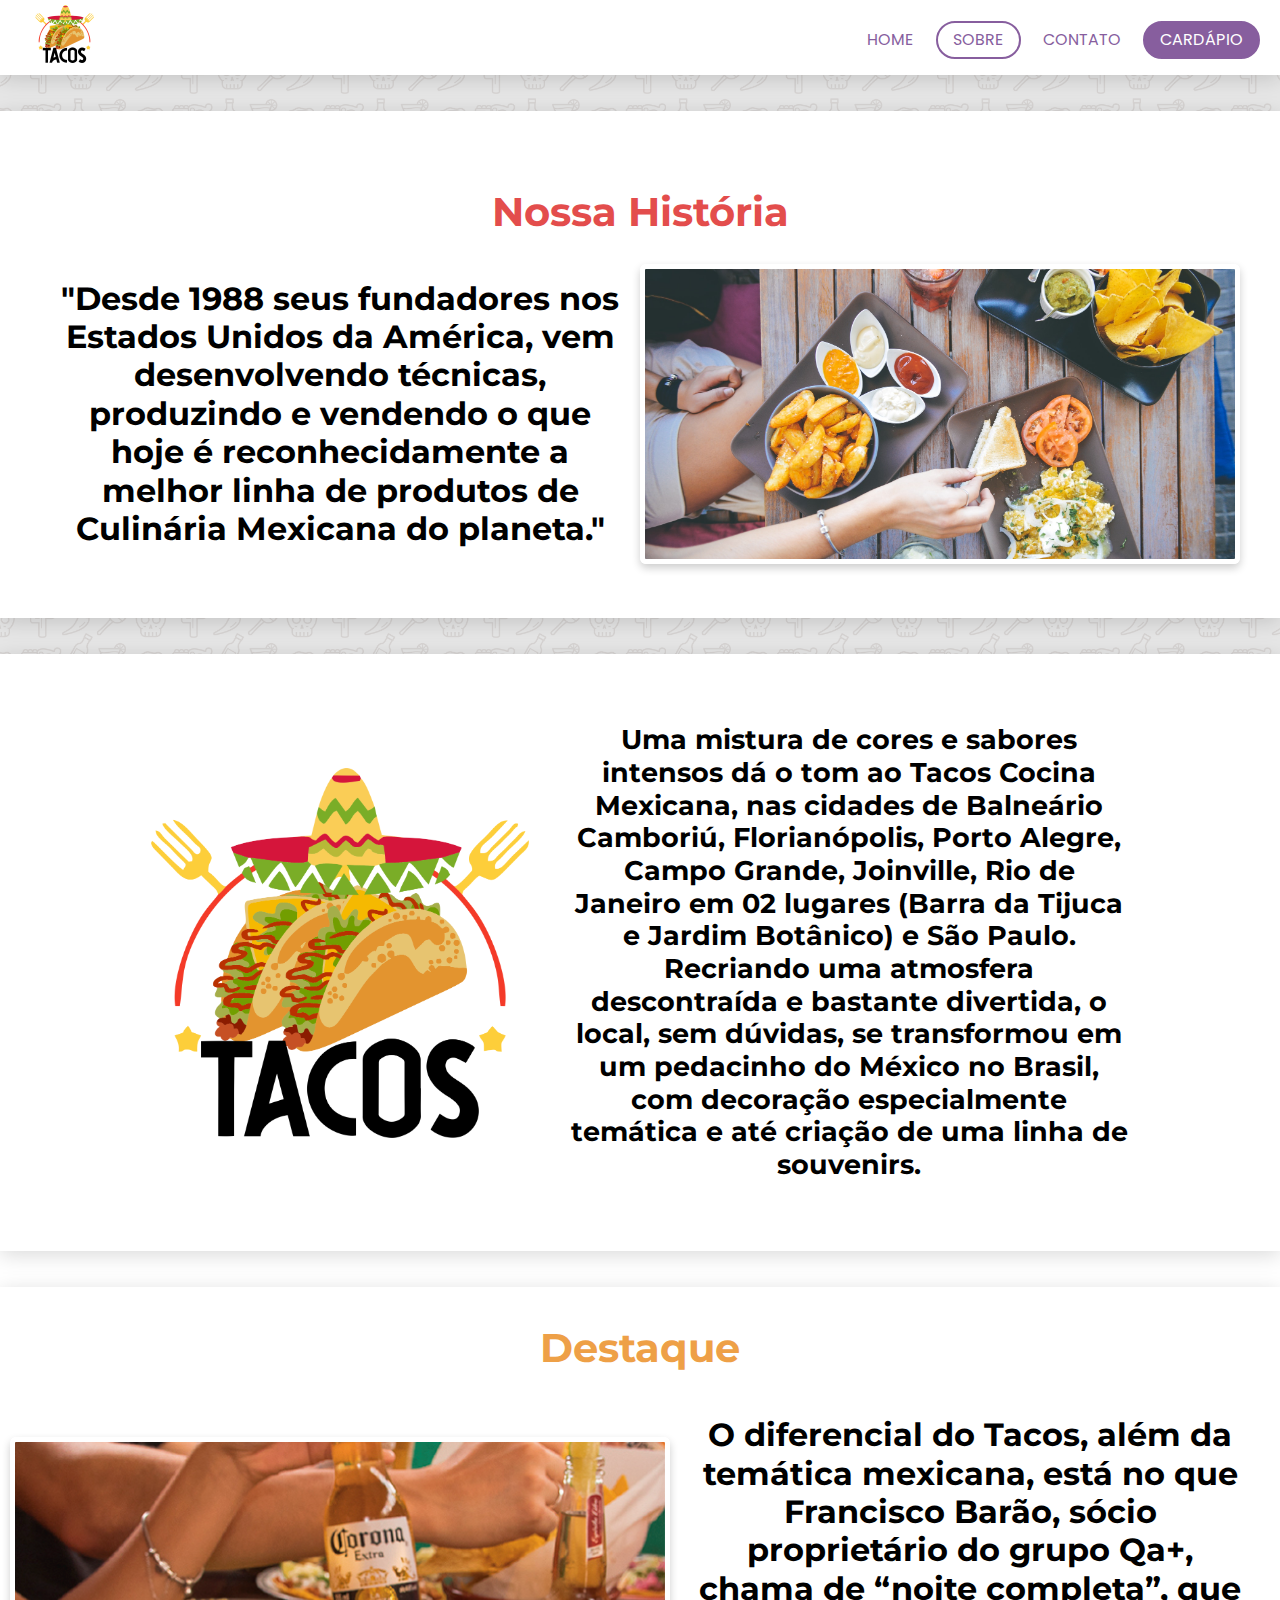
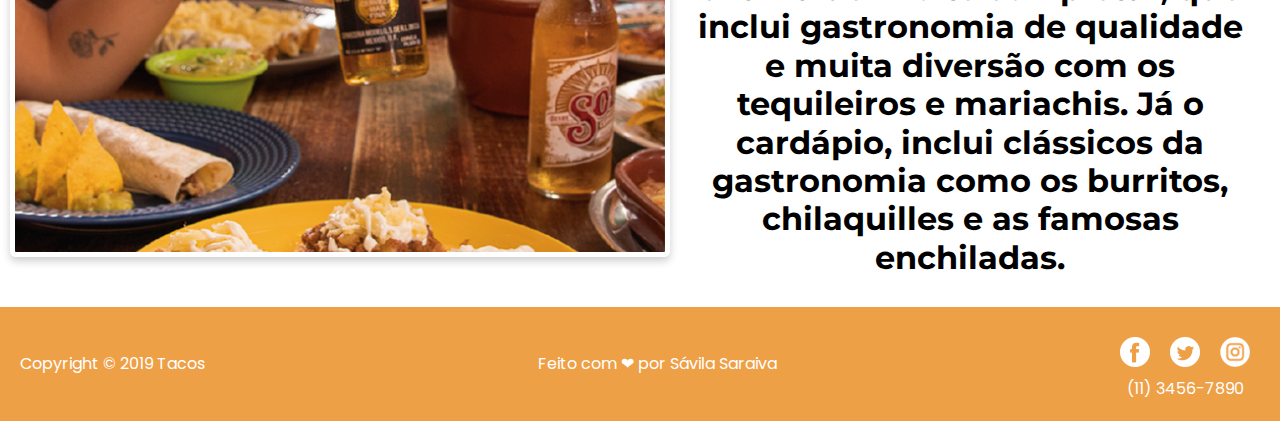
<file: sobre.html>
<!DOCTYPE html>
<html lang="pt-br">

  <head>
    <meta charset="utf-8" />
    <meta name="viewport" content="width=device-width, initial-scale=1.0" />
    <title>Tacos</title>
    <link href="css/main.css" rel="stylesheet" />
    <link href="css/slide.css" rel="stylesheet" />
  </head>

  <body>
    <div class="container-top">
      <header class="header">
        <h1 class="logo"><a class="btn-simple" href="index.html"><img src="img/logo_tacos_01_4_3.png"
              alt="logo_mexico"></a>
        </h1>
        <ul class="main-nav">
          <li><a class="btn-simple" id="home" href="index.html">Home</a></li>
          <li><a class="btn-simple" id="sobre" href="sobre.html">Sobre</a></li>
          <li><a class="btn-simple" id="contato" href="contato.html">Contato</a></li>
          <li><a class="btn-principal" id="menu" href="menu.html">Cardápio</a></li>
        </ul>
      </header>
    </div>
    <div class="container">
      <section class="column">
        <h1 class="titleMenu rose">Nossa História</h1>
        <div class="ctn-2">
          <div class="text-sobre"><h2 class="title-md">
            "Desde 1988 seus fundadores nos Estados Unidos da América, vem desenvolvendo técnicas, produzindo e vendendo
            o que hoje
            é reconhecidamente a melhor linha de produtos de Culinária Mexicana do planeta."
          </h2></div>          
          <div class="img-menu sobre-2"></div>
        </div>
      </section>
    </div>
    <div class="container">
      <section class="column">
        <div class="ctn-2">
          <img class="sobre-1" src="img/logo_tacos_01_4_4.png" width="30%" alt="Tacos">
          <div class="text-sobre">
            <h2 class="title-md-1 ">
              Uma mistura de cores e sabores intensos dá o tom ao Tacos Cocina Mexicana, nas
              cidades de Balneário Camboriú,
              Florianópolis, Porto Alegre, Campo Grande, Joinville, Rio de Janeiro em 02 lugares (Barra da Tijuca e Jardim
              Botânico) e
              São Paulo. Recriando uma atmosfera descontraída e bastante divertida, o local, sem dúvidas, se transformou
              em um
              pedacinho do México no Brasil, com decoração especialmente temática e até criação de uma linha de souvenirs.
            </h2>
          </div>          
        </div>
      </section>
    </div>
    <div class="container-bottom">
      <section class="column">
        <h1 class="titleMenu orange">Destaque</h1>
        <div class="ctn-2">
          <div class="img-menu sobre"></div>
          <div class="text-sobre">
            <h1 class="title-md">O diferencial do Tacos, além da temática mexicana, está no que Francisco Barão,
              sócio proprietário do grupo Qa+,
              chama de “noite completa”, que inclui gastronomia de qualidade e muita diversão com os tequileiros e
              mariachis. Já o
              cardápio, inclui clássicos da gastronomia como os burritos, chilaquilles e as famosas enchiladas.</h1>
          </div>
        </div>
      </section>
      <div class="footer">
        <div>Copyright © 2019 Tacos</div>
        <div>Feito com ❤ por Sávila Saraiva</div>
        <div>
          <div class="social-media">
            <a href="#">
              <div class="icon-social-media face"></div>
            </a>
            <a href="#">
              <div class="icon-social-media insta"></div>
            </a>
            <a href="#">
              <div class="icon-social-media twitter"></div>
            </a>
          </div>
          <div>(11) 3456-7890</div>
        </div>
      </div>
    </div>
  </body>
  <script type="text/javascript" src="js/jquery-2.2.4.min.js"></script>
  <script type="text/javascript" src="js/main.js"></script>
  <script type="text/javascript">
    $(".main-nav a").removeClass("selected");
    $("#sobre").addClass("selected");
  </script>

</html>
</file>
<file: css/main.css>
/* Fontes */
@import url('https://fonts.googleapis.com/css?family=Montserrat|Nunito:300i|Titillium+Web:300i');
@import url('https://fonts.googleapis.com/css?family=Poppins:500');

* {
  box-sizing: border-box;
}

body {
  background-image: url(../img/wallpaper_04.png);
  background-position: center;
  background-repeat: no-repeat;
  background-size: cover;
  background-attachment: fixed;
  height: 100%;
  margin: 0;
  font-family: 'Poppins', sans-serif;
  font-size: 1rem;
  line-height: 1.5em;
  margin: 0;
}
section {
  margin: 0 auto 2rem;
  padding: 1rem 2rem 2rem;
  width: 80%;
  height: auto;
}
.footer{
  background-color: #EEA047;
  color: white;
  padding: 20px;
  text-align: center;
  display: flex;
  justify-content: space-between;
  align-items: center;
}
.social-media{
  position: relative;
  display: flex;
  justify-content: center;
  align-items: center;
}
.icon-social-media {
  width: 30px;
  height: 30px;
  margin: 10px;
}
a.rc{
  margin: 20px;
}
.icon-social-media.face {
  background-image: url(../img/icon_face.png);
  background-position: center center;
  background-size: 100%;
}
.icon-social-media.insta{
  background-image: url(../img/icon_insta.png);
  background-position: center center;
  background-size: 100%;
}
.icon-social-media.twitter {
  background-image: url(../img/icon_twitter.png);
  background-position: center center;
  background-size: 100%;
}
.icon-social-media.face-rose {
  background-image: url(../img/icon_face_c.png);
  background-position: center center;
  background-size: 100%;
}
.icon-social-media.insta-rose{
  background-image: url(../img/icon_insta_c.png);
  background-position: center center;
  background-size: 100%;
}
.icon-social-media.twitter-rose {
  background-image: url(../img/icon_twitter_c.png);
  background-position: center center;
  background-size: 100%;
}
.img-menu {
  border-radius: 6px;
  border: 5px solid #ffffff;
  box-shadow: 0 4px 8px 0 rgba(0, 0, 0, 0.2);
  margin: 0;
  padding: 0;
}
.img-menu.sobre{
  width: 660px;
  height: 420px;
  background-image: url(../img/s_img_03.png);
  background-position: center center;
  background-size: 100%;
}
.sobre-1{
  margin: 20px;
}
.img-menu.sobre-2{
  width: 600px;
  height: 300px;
  background-image: url(../img/s_img_01.jpg);
  background-position: center center;
  background-size: 100%;
}

.text-sobre{
  width: 600px;
}
.container{
  background-color: #ffffff;
  margin: 36px 0px 36px 0px;
  padding: 40px 0px 40px 0px;
  text-align: center;
  box-shadow: 0 4px 20px rgba(0, 0, 0, 0.15);
}
.container-top{
  background-color: #ffffff;
  margin-top: 0;
  text-align: center;
  box-shadow: 0 4px 20px rgba(0, 0, 0, 0.15);
}
.container-bottom{
  background-color: #ffffff;
  margin-bottom: 0;
  text-align: center;
  box-shadow: 0 4px 20px rgba(0, 0, 0, 0.15);
}
.cnt-1 {  
  display: -webkit-flex;
  display: flex;
  align-items: center;
  justify-content: center;
  flex-flow: row wrap;
}
.ctn-2 {
  display: -webkit-flex;
  display: flex;
  align-items: center;
  justify-content: center;
  flex-flow: row wrap;
}
.ctn-2.gallery{
  align-items: stretch;
}
.row {
  display: -webkit-flex;
  display: flex;
}
.column {
  padding: 10px;
  margin: 0;
  height: auto;
  width: 100%;
}
.column.side {
  -webkit-flex: 1;
  -ms-flex: 1;
  flex: 1;
}
.column.middle {
  -webkit-flex: 2;
  -ms-flex: 2;
  flex: 2;
}

/*Nav-Top*/
ul {
  margin: 0;
  padding: 0;
  list-style: none;
}
h2,
h3,
a {
	text-decoration: none;
}
.logo {
	margin: 0;
	font-size: 1.45em;
}
.main-nav {
	margin-top: 5px;
}
.logo .btn-simple,
.main-nav .btn-simple {
	padding: 5px 15px;
	text-transform: uppercase;
	text-align: center;
	display: block;
}
.main-nav .btn-simple {
  -webkit-border-radius: 28;
  -moz-border-radius: 28;
  border-radius: 28px;
  border: 2px solid  #ffffff;
  color: #ffffff;
  margin-left: 5px;
	color: #875E9E;
	font-size: .99em;
}
.main-nav .btn-principal {
  -webkit-border-radius: 28;
  -moz-border-radius: 28;
  border-radius: 28px;
  border: 2px solid #875E9E;
  color: #ffffff;
  background: #875E9E;
  padding: 5px 15px;
  margin-left: 5px;
	text-transform: uppercase;
	text-align: center;
	display: block;
  text-decoration: none;
}
.main-nav .btn-simple:hover, 
.btn-principal:hover, 
.btn-principal.selected,
.btn-simple.selected {
  -webkit-border-radius: 28;
  -moz-border-radius: 28;
  border-radius: 28px;
  border: 2px solid #875E9E;
  color:#875E9E;
  background: transparent;
}
.header {
	padding-top: 0;
  padding-bottom: 0;
  padding-left: 20px;
  padding-right: 20px;
}

/* Buttons, Tables, Imagens e Textos */
input[type="text"],
input[type="number"],
select,
textarea {
  padding: 12px;
  border: 1px solid #ccc;
  border-radius: 4px;
  margin-top: 6px;
  margin-bottom: 6px;
  width: 100%;
}
.form{
  margin: 20px;
}
.group-btn{
  display: flex;
  justify-content: space-around;
}
.sm{
  flex: 1 1 auto;
  width: 40px;
}
.md{
  flex: 1 1 auto;
	width: 60px;
}
.lg{
  flex: 1 1 auto;
  width: 200px;
}
.btn{
  cursor: pointer;
  text-align: center;
  -webkit-border-radius: 60;
  -moz-border-radius: 60;
  border-radius: 60px;
  font-size: 18px;
  padding: 5px 20px 6px 20px;
  text-decoration: none;
  background: transparent;
}
.danger{
  border: solid #af4c4c 2px;
  color: #af4c4c;
}
.success{
  border: solid #45a045 2px;
  color: #45a045;
}
.info{
  border: solid #3b57b4 2px;
  color: #3b57b4;
  width: 100%;
}
.disabled{
  opacity: 0.6;
  cursor: not-allowed;
}
.danger:hover {
  background-color: #c56363;
  color: white;
}
.success:hover {
  background-color: #5dc25a;
  color: white;
}
.info:hover {
  background-color: #5883d3;
  color: white;
}
.button{
  border: 2px solid black;
  background-color: white;
  color: black;
  padding: 14px 28px;
  font-size: 16px;
  cursor: pointer;
  transition: 0.3s;
}
.confirm {
  border-color: #4CAF50;
  color: green;
}
.confirm:hover {
  background-color: #4CAF50;
  color: white;
}
h1, h2, h3, h4, h5, h6 {
  font-family: Montserrat, Helvetica Neue, Helvetica, Arial, sans-serif;
  font-weight: bold;
  line-height: 1.2em;
  margin-bottom: 1.5rem;
}
h1{  
  font-size: 3rem;
  text-align: center;
}
h2 {
  font-size: 1.25rem;
  margin-bottom: .5rem;
}
.purple{
  color: #914A91;
}
.rose{
  color: #E34D4C;
}
.orange{
  color: #EEA047;
}
.text-center{
  text-align: center
}
.text-justify{
  text-align: justify;
}
.text-left{
  text-align: left;
  margin: 20px;
}
.text-right{
  text-align: right;
}
.titleMenu {
  text-align: center;
  font-size: 2.5rem;
}
.title-lg {
  font-size: 3.0rem;
  padding: 20px;
  margin: 0;
}
.title-md {
  font-size: 2.0rem;
  padding: 20px;
  margin: 0;
}
.title-md-1{
  font-size: 1.7rem;
  padding: 20px;
  margin: 0;
  max-width: 780px;
}
.title-sm {
  font-size: 1.5rem;
  padding: 20px;
  margin: 0;
}
.title-sm-1{
  font-size: 1.2rem;
  padding: 20px;
  margin: 20px;
  max-width: 500px;
}
#legendaDelivery {
  text-align: center;
  font-size: 2.4rem;
  color: #000000;
  border-color: #707070;
  margin: 6.8rem;
}
#imgDelivery{
  margin-top: 6.8rem;
}
table {
  background-color: #f3e6e6a2;
  border-collapse: collapse;
  width: 100%;
  border-bottom-left-radius: 6px;
  border-bottom-right-radius: 6px; 
}
tfoot td{
  border-bottom: none;
  text-align: center;
}
tfoot tr:hover {
  background-color: #ffffff2c;
  color: black;
}
tbody th,
td {
  padding: 8px;
  text-align: left;
  border-bottom: 1px solid rgb(255, 255, 255);
}
tbody tr:hover {
  background-color: #ffffff83;
  color: black;
}
thead th,
td {
  padding: 8px;
  text-align: left;
  border-bottom: 1px solid rgb(255, 255, 255);
}
thead tr:hover {
  background-color: #ffffff2c;
  color: black;
}

/* Tabs Menu Cardapio*/
.tab{
  display: flex;
  justify-content: space-around;
  margin-bottom: 28px;
}
.tablinks{
  color: #000000;
  font-size: 20px;
  padding: 10px 20px 10px 20px;
  text-decoration: none;
  cursor: pointer;
  text-decoration: none;
}
.tablinks:hover{
  text-decoration: none;
  border-bottom: solid #666666 1px;
  color: #875E9E;
  -webkit-animation: scale-up-center 0.4s both;
	        animation: scale-up-center 0.4s both;
}
.tab .active{
  text-decoration: none;
  color: #875E9E;
  border-bottom: solid #666666 1px;
}
.tabcontent {
  display: none;
  padding: 6px 12px;
  -webkit-animation: fadeEffect 1s;
  animation: fadeEffect 1s;
}
@-webkit-keyframes fadeEffect {
  from {opacity: 0;}
  to {opacity: 1;}
}
@keyframes fadeEffect {
  from {opacity: 0;}
  to {opacity: 1;}
}
@-webkit-keyframes scale-up-center {
  0% {
    -webkit-transform: scale(1);
            transform: scale(1);
  }
  100% {
    -webkit-transform: scale(1.2);
            transform: scale(1.2);
  }
}
@keyframes scale-up-center {
  0% {
    -webkit-transform: scale(1);
            transform: scale(1);
  }
  100% {
    -webkit-transform: scale(1.2);
            transform: scale(1.2);
  }
}

/* Galeria de Pratos */
.gallery-photos{
  flex-wrap: wrap;
  margin: 10px;
}
.card-gallery-2 {
  background-color: white;
  width: 380px;
  height: 500px;
  padding: 30px;
  margin: 26px;
  text-align: center;
  position: relative;
  align-items: center;
  display: flex;
  flex-direction: column;
  justify-content: space-between;
  border-radius: 14px;
  border: 0.5px solid rgba(0, 0, 0, 0.158);
  box-shadow: 0 4px 8px 0 rgba(0, 0, 0, 0.2);
}
.title-gallery {
  text-align: center;
  font-size: 1.65rem;
  margin-bottom: 1rem;
}
.descript-3{
  margin: 40px 14px 0px 14px;
  text-align: center;
  color: rgb(0, 0, 0);
  font-size: 16px;
  height: 80px;
}
.img-card-01 {
  background-image: url(../img/img_01.jpg);
  background-position: center center;
  background-repeat: no-repeat;
  background-size: 100%;
  border-radius: 14px;
  width: 328px;
  min-height: 182px;
}
.img-card-02 {
  background-image: url(../img/img_05.jpg);
  background-position: center center;
  background-repeat: no-repeat;
  background-size: 100%;
  border-radius: 14px;
  width: 328px;
  min-height: 182px;
}
.img-card-03 {
  background-image: url(../img/img_06.jpg);
  background-position: center center;
  background-repeat: no-repeat;
  background-size: 100%;
  border-radius: 14px;
  width: 328px;
  min-height: 182px;
}
.card-gallery {
  display: flex;
  flex-direction: column;
  justify-content: space-between;
  max-width: 240px;
  min-width: 240px;
  text-align: center;
  margin: 20px 10px 20px 10px;
  border-radius: 12px;
  padding-bottom: 10px;
}
.card-gallery:hover{
  -webkit-animation: shadow-drop-2-center 0.4s cubic-bezier(0.250, 0.460, 0.450, 0.940) both;
	        animation: shadow-drop-2-center 0.4s cubic-bezier(0.250, 0.460, 0.450, 0.940) both;
}
button.accordion {
  -webkit-border-radius: 35;
  -moz-border-radius: 35;
  background-color: #ffffff00;
  border-radius: 35px;
  color: #EEA047;
  font-size: 20px;
  padding: 10px 20px 10px 20px;
  border: solid #EEA047 2px;
  text-decoration: none;
  cursor: pointer;
}
button.accordion:hover, button.active {
  opacity: 0.7;
  background: #EEA047;
  text-decoration: none;
  color: white;
}
div.accordion{
  display: none;
}
.card-gallery img{
  margin: 0;
  padding: 0;
  border-radius: 8px;
  box-shadow: 0 4px 8px 0 rgba(0, 0, 0, 0.2);
  width: 100%;
}
.img-over{
  position: relative;
}
.overlay {
  position: absolute;
  top: 0;
  bottom: 0;
  left: 0;
  right: 0;
  height: 314.5px;
  width: 240px;
  opacity: 0;
  transition: .5s ease;
  background-color: #ffffff;
}
.img-over:hover .overlay {
  opacity: 1;
  border-radius: 8px;
  box-shadow: 0 4px 8px 0 rgba(0, 0, 0, 0.2);
}
.price {
  color: rgb(0, 0, 0);
  font-size: 28px;
  text-align: center;
  margin: 15px;
}
.name{
  text-align: center;
  color: #E34D4C;
  font-size: 1.2rem;
  margin: 0;
}
.card-gallery .descript{
  margin: 2px 8px 2px 8px;
  vertical-align: center;
  text-align: center;
  color: rgb(0, 0, 0);
  font-size: 14px;
  position: absolute;
  top: 50%;
  transform: translate(0%, -50%);
  -ms-transform: translate(0%, -50%);
}
.card-gallery button {
  -webkit-border-radius: 35;
  -moz-border-radius: 35;
  background-color: #ffffff00;
  border-radius: 35px;
  color: #e34c4c;
  font-size: 20px;
  padding: 10px 20px 10px 20px;
  border: solid #e34c4c 2px;
  text-decoration: none;
  cursor: pointer;
}
.card-gallery button:hover {
  opacity: 0.7;
  background: #e34c4c;
  text-decoration: none;
  color: white;
}

@-webkit-keyframes shadow-drop-2-center {
  0% {
    -webkit-transform: translateZ(0);
            transform: translateZ(0);
    box-shadow: 0 0 0 0 rgba(0, 0, 0, 0);
  }
  100% {
    -webkit-transform: translateZ(50px);
            transform: translateZ(50px);
    box-shadow: 0 0 20px 0px rgba(0, 0, 0, 0.35);
  }
}
@keyframes shadow-drop-2-center {
  0% {
    -webkit-transform: translateZ(0);
            transform: translateZ(0);
    box-shadow: 0 0 0 0 rgba(0, 0, 0, 0);
  }
  100% {
    -webkit-transform: translateZ(50px);
            transform: translateZ(50px);
    box-shadow: 0 0 20px 0px rgba(0, 0, 0, 0.35);
  }
}

/* Reponsive */
@media(max-width: 750px){
  .form-inline input,  .form-inline button{
    margin: 10px 0;
    flex: 2 1 auto;
    width: auto;
  }
  .form-inline {
    flex-direction: column;
    align-items: stretch;
  }
  header, section, .container, .row {
    -webkit-flex-direction: column;
    flex-direction: column;
  }
}
@media (min-width: 769px) {
	.header,
	.main-nav {
		display: flex;
	}
	.header {
		flex-direction: column;
		align-items: center;
    .header{
      width: 80%;
      margin: 0 auto;
      max-width: 1150px;
    }
	}
}
@media (min-width: 1025px) {
	.header {
		flex-direction: row;
		justify-content: space-between;
	}
}

@media (max-width: 920px) {
  .card-gallery-2{
    width: 100%;
    height: auto;
    padding: 5px;
    margin: 5px;
  }
  .img-card-01, 
  .img-card-02, 
  .img-card-03{
    max-width: 90%;
    margin: 0;
  }
  #imgDelivery{
    max-width: 80%;
  }
  .tab{
    display: flex;
    justify-content: center;
    flex-wrap: wrap;
    margin-bottom: 40px;
  }
  .social-media{
    flex-wrap: wrap;
    margin: 0;
    padding: 0;
  }
  .footer{
    flex-direction: column;
  }
}
</file>
<file: css/slide.css>
.icon-cards {
  position: relative;
  left: 50%;
  width: 700px;
  height: 400px;
  margin: 20px 0px 0px 0px;
  padding: 0;
  -webkit-perspective: 1600px;
          perspective: 1600px;
  -webkit-transform: translate(-50%, 0%);
          transform: translate(-50%, 0%);
}
.icon-cards__content {
  position: relative;
  width: 100%;
  height: 100%;
  margin: 0;
  padding: 0;
  -webkit-transform-style: preserve-3d;
          transform-style: preserve-3d;
  -webkit-transform: translateZ(-1000px) rotateY(0);
          transform: translateZ(-1000px) rotateY(0);
  -webkit-animation: carousel 10s infinite cubic-bezier(1, 0.015, 0.295, 1.225) forwards;
          animation: carousel 10s infinite cubic-bezier(1, 0.015, 0.295, 1.225) forwards;
}
.icon-cards__item {
  position: absolute;
  width: 700px;
  height: 400px;
  border-radius: 6px;
  border: 5px solid #ffffff;
  box-shadow: 0 4px 8px 0 rgba(0, 0, 0, 0.2);
  margin: 0;
  padding: 0;
}
.textSlide {
  text-align: center;
  padding-bottom: 1.5rem;
}
.icon-cards__item:nth-child(1) {
  background-image: url(../img/img_03.jpg);
  background-position: center center;
  background-size: 100%;
  -webkit-transform: rotateY(0) translateZ(1000px);
          transform: rotateY(0) translateZ(1000px);
}
.icon-cards__item:nth-child(2) {
  background-image: url(../img/img_04.jpg);
  background-position: center center;
  background-size: 100%;
  -webkit-transform: rotateY(120deg) translateZ(1000px);
          transform: rotateY(120deg) translateZ(1000px);
}
.icon-cards__item:nth-child(3) {
  background-image: url(../img/img_05.jpg);
  background-position: center center;
  background-size: 100%;
  -webkit-transform: rotateY(240deg) translateZ(1000px);
          transform: rotateY(240deg) translateZ(1000px);
}
@-webkit-keyframes carousel {
  0%,  17.5% {
    -webkit-transform: translateZ(-1000px) rotateY(0);
            transform: translateZ(-1000px) rotateY(0);
  }
  27.5%, 45% {
    -webkit-transform: translateZ(-1000px) rotateY(-120deg);
            transform: translateZ(-1000px) rotateY(-120deg);
  }
  55%, 72.5% {
    -webkit-transform: translateZ(-1000px) rotateY(-240deg);
            transform: translateZ(-1000px) rotateY(-240deg);
  }
  82.5%, 100% {
    -webkit-transform: translateZ(-1000px) rotateY(-360deg);
            transform: translateZ(-1000px) rotateY(-360deg);
  }
}
@keyframes carousel {
  0%,  17.5% {
    -webkit-transform: translateZ(-1000px) rotateY(0);
            transform: translateZ(-1000px) rotateY(0);
  }
  27.5%, 45% {
    -webkit-transform: translateZ(-1000px) rotateY(-120deg);
            transform: translateZ(-1000px) rotateY(-120deg);
  }
  55%, 72.5% {
    -webkit-transform: translateZ(-1000px) rotateY(-240deg);
            transform: translateZ(-1000px) rotateY(-240deg);
  }
  82.5%, 100% {
    -webkit-transform: translateZ(-1000px) rotateY(-360deg);
            transform: translateZ(-1000px) rotateY(-360deg);
  }
}
@-webkit-keyframes slide {
  20% {margin-left: 0px;}
  30% {margin-left: -728px;}
  50% {margin-left: -728px;}
  60% {margin-left: -1456px;}
  70% {margin-left: -1456px;}
  80% {margin-left: -2184px;}
  90% {margin-left: -2184px;}
}
@keyframes slide {
  20% {margin-left: 0px;}
  30% {margin-left: -728px;}
  50% {margin-left: -728px;}
  60% {margin-left: -1456px;}
  70% {margin-left: -1456px;}
  80% {margin-left: -2184px;}
  90% {margin-left: -2184px;}
}
@media (max-width: 1024px) {
	.icon-cards {
    -webkit-perspective: 200px;
        perspective: 200px;
  }
  .icon-cards__item {
    width: 700px;
    height: 400px;
  }
}
</file>
